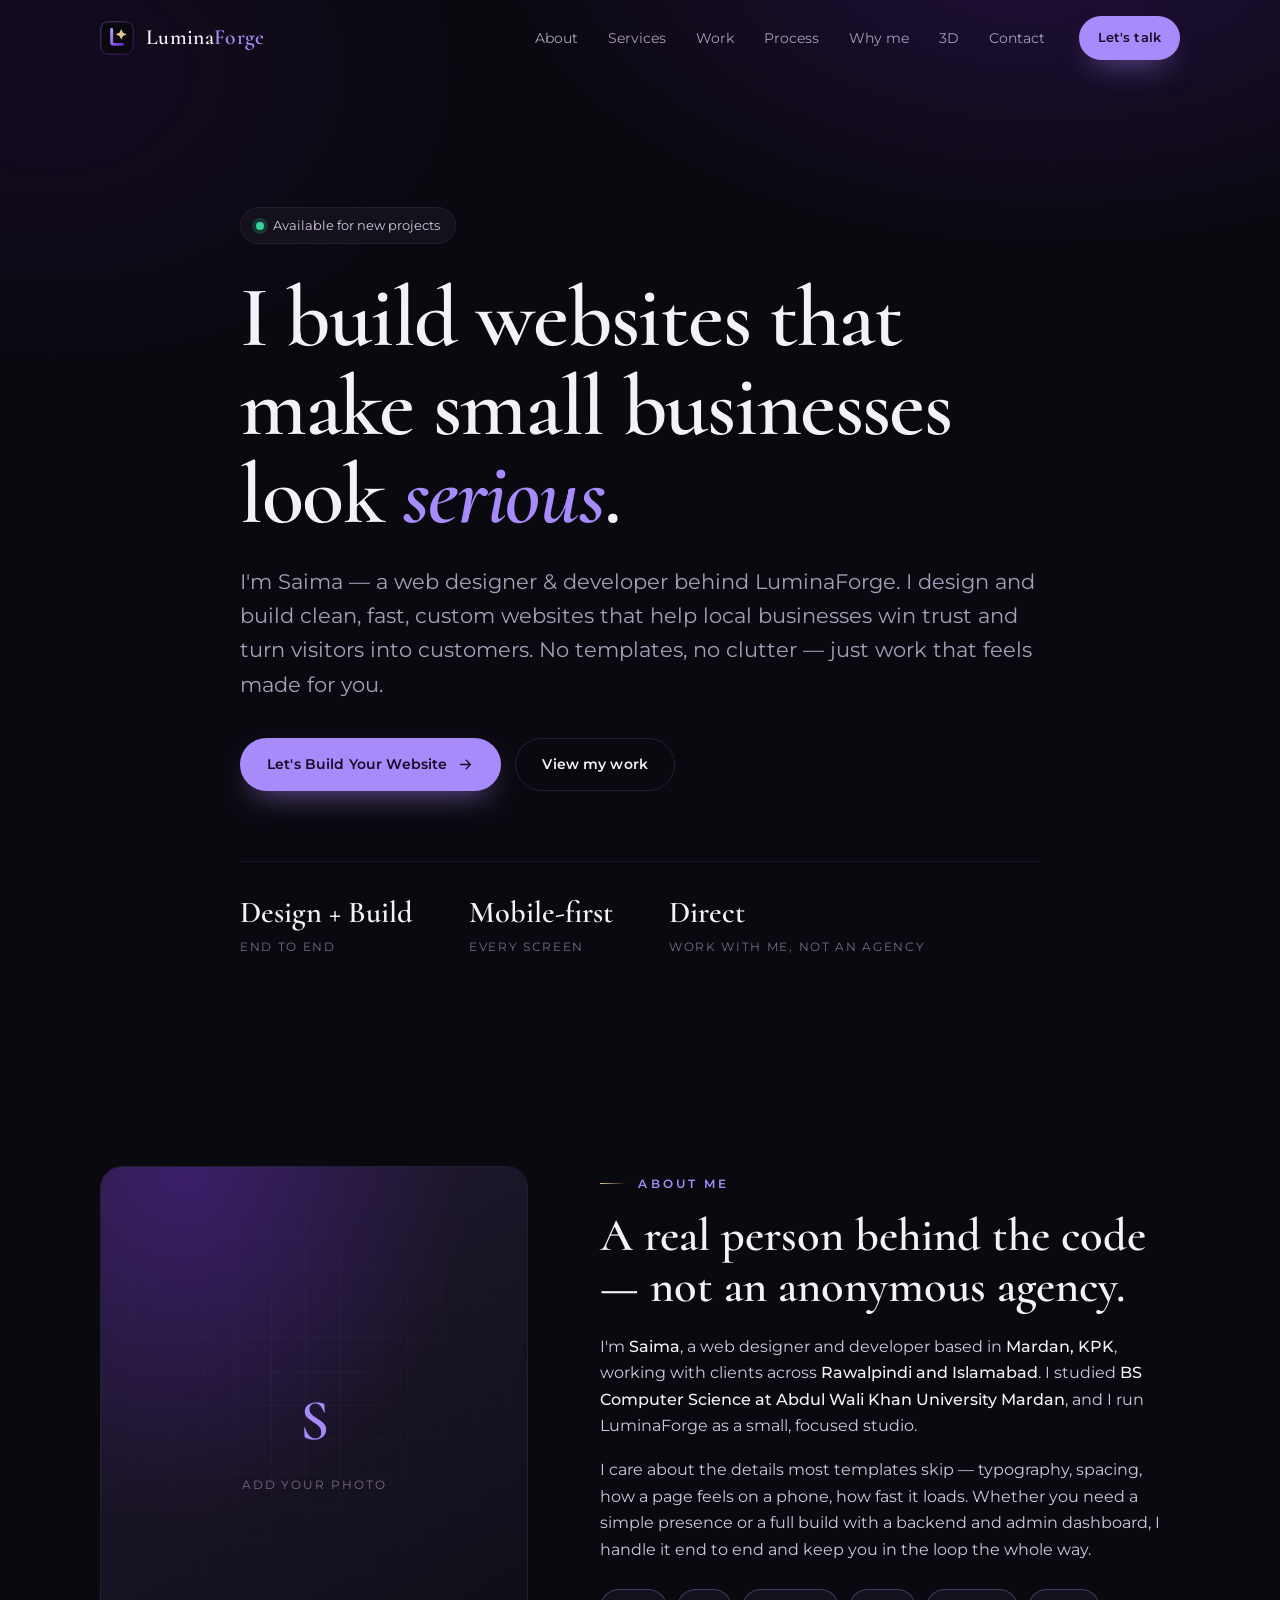
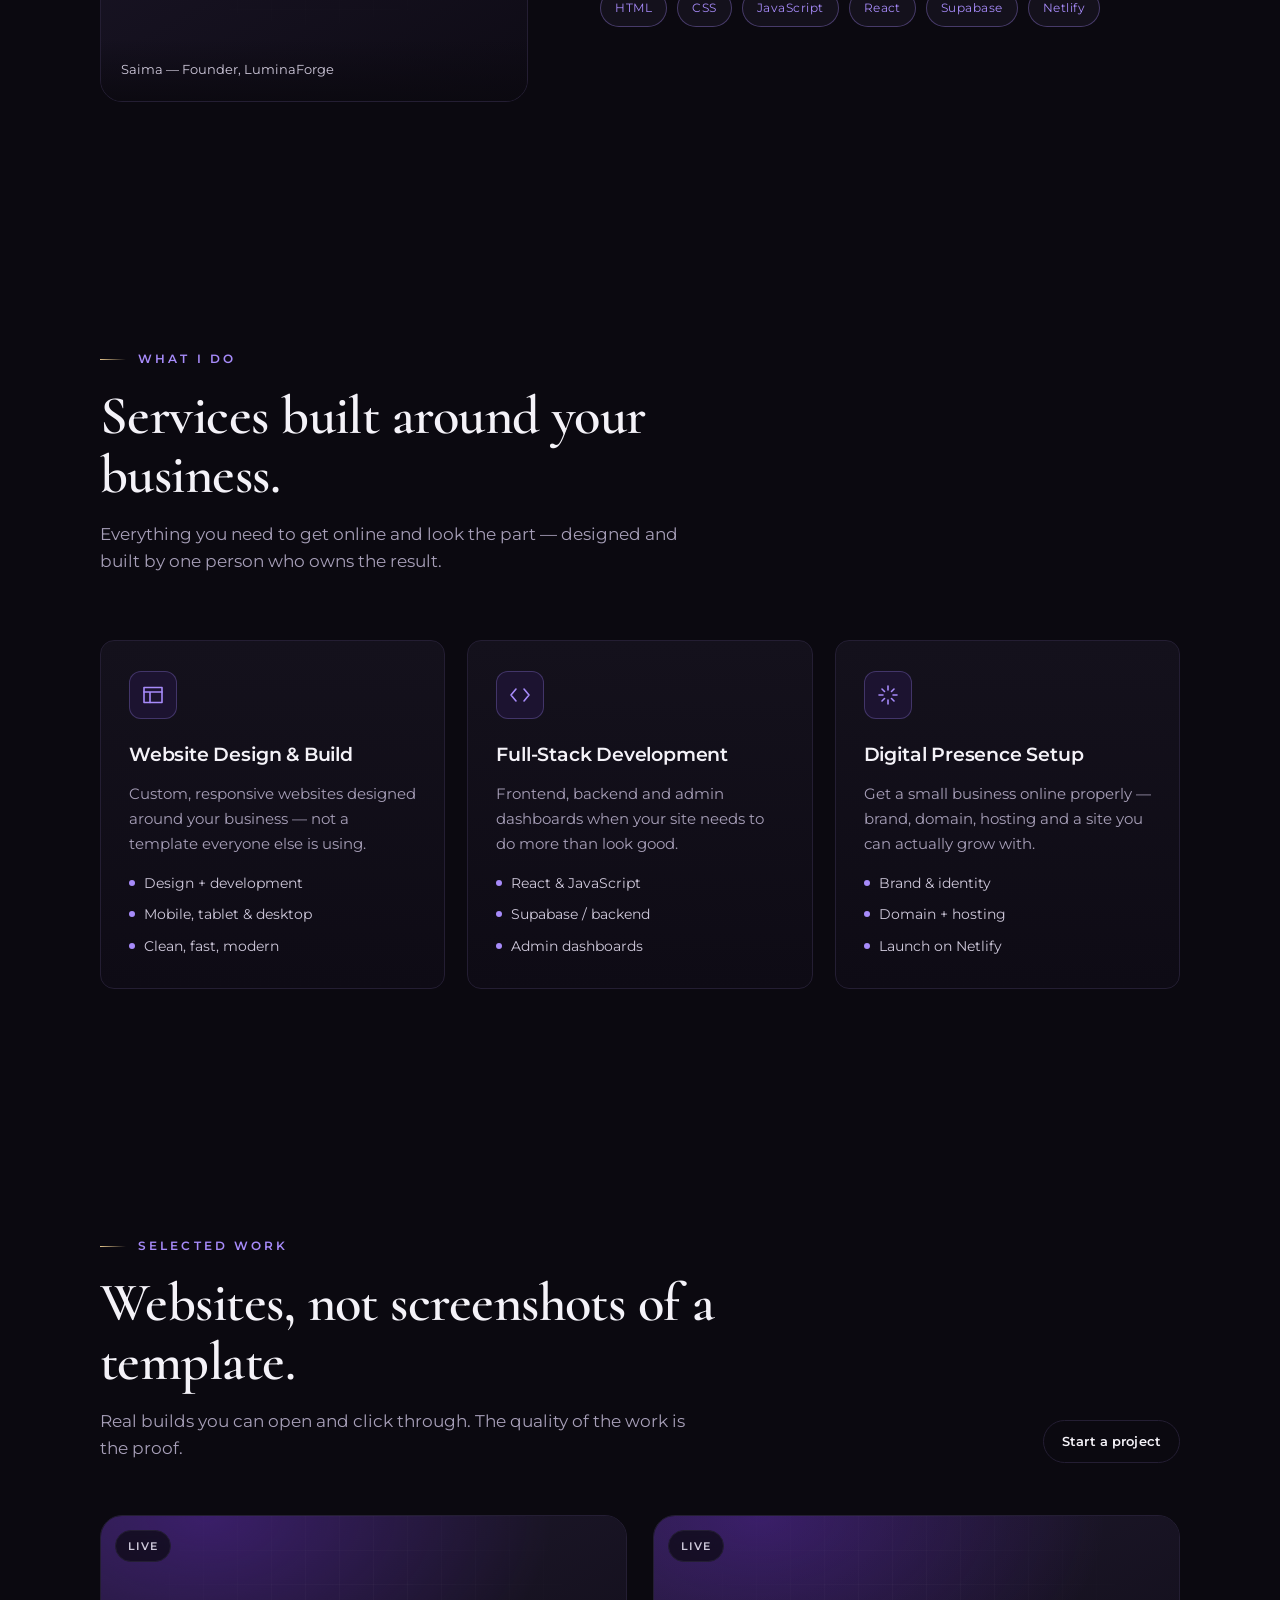
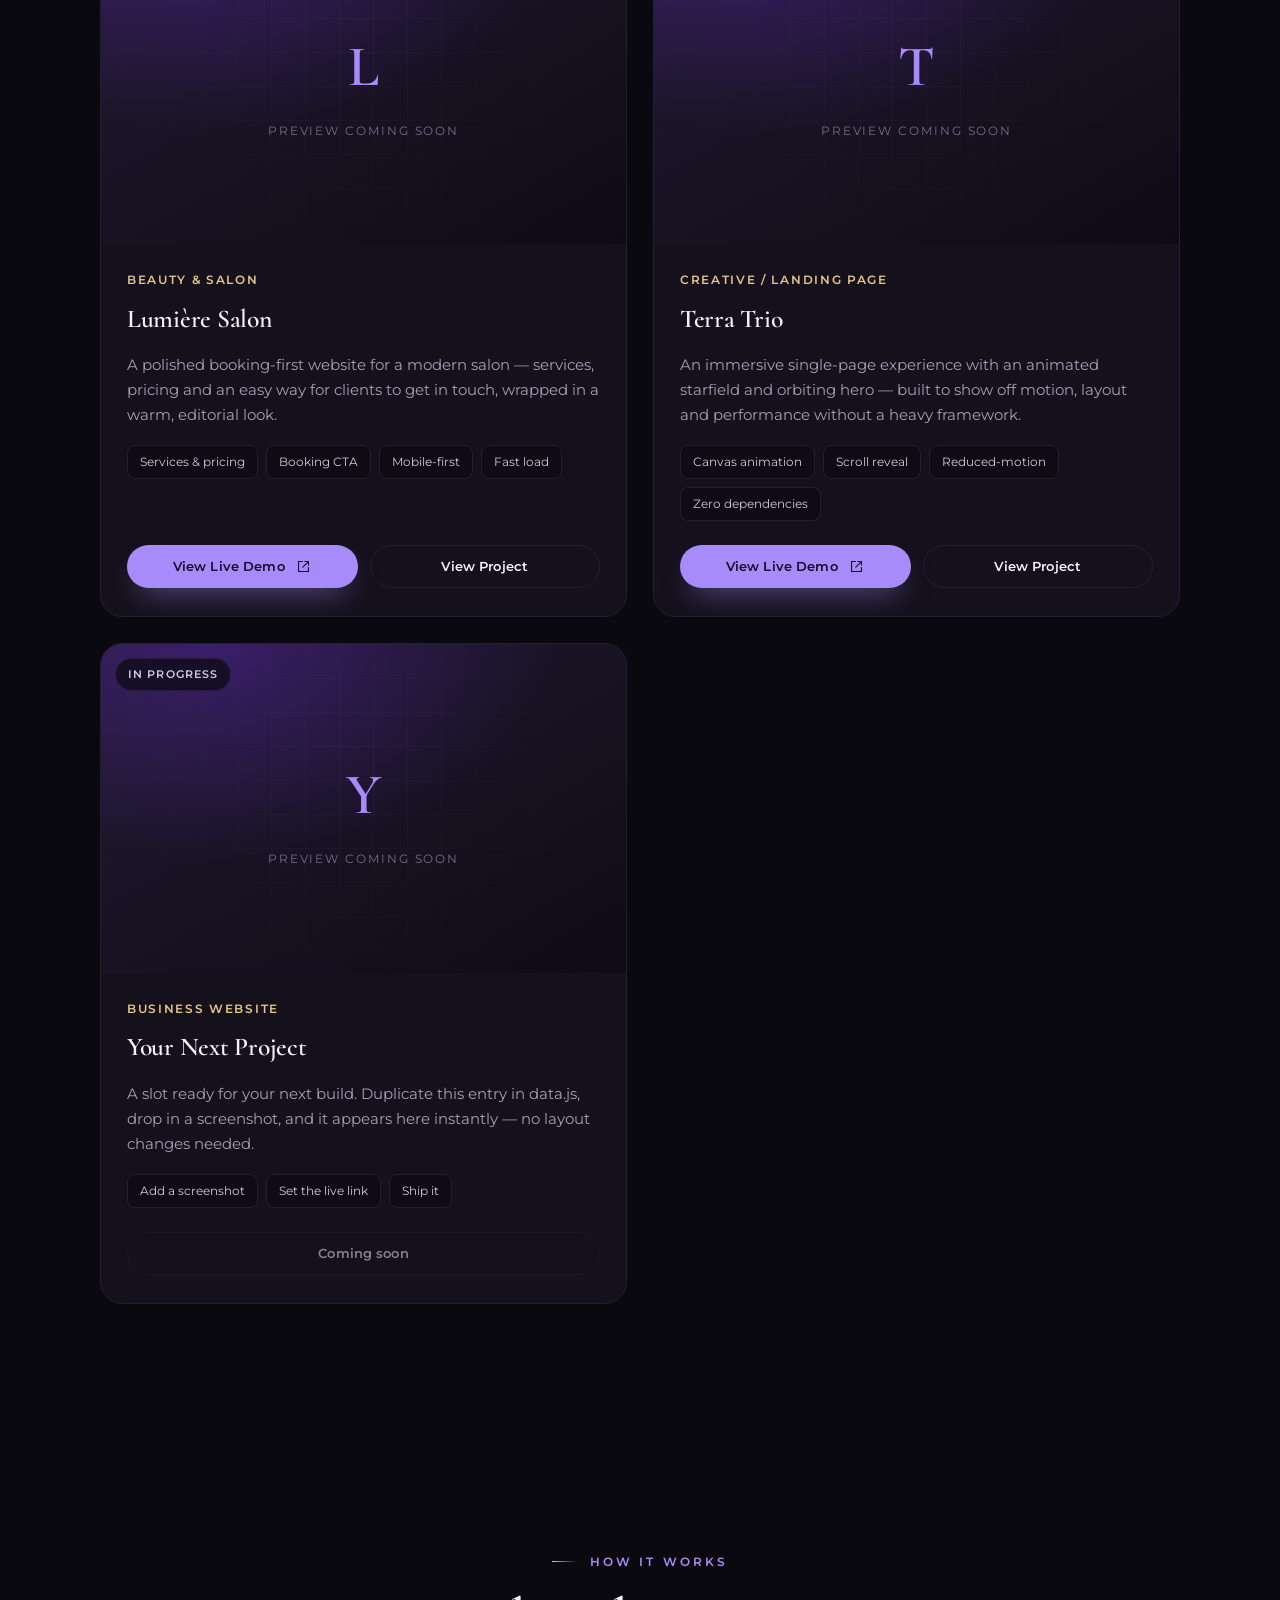
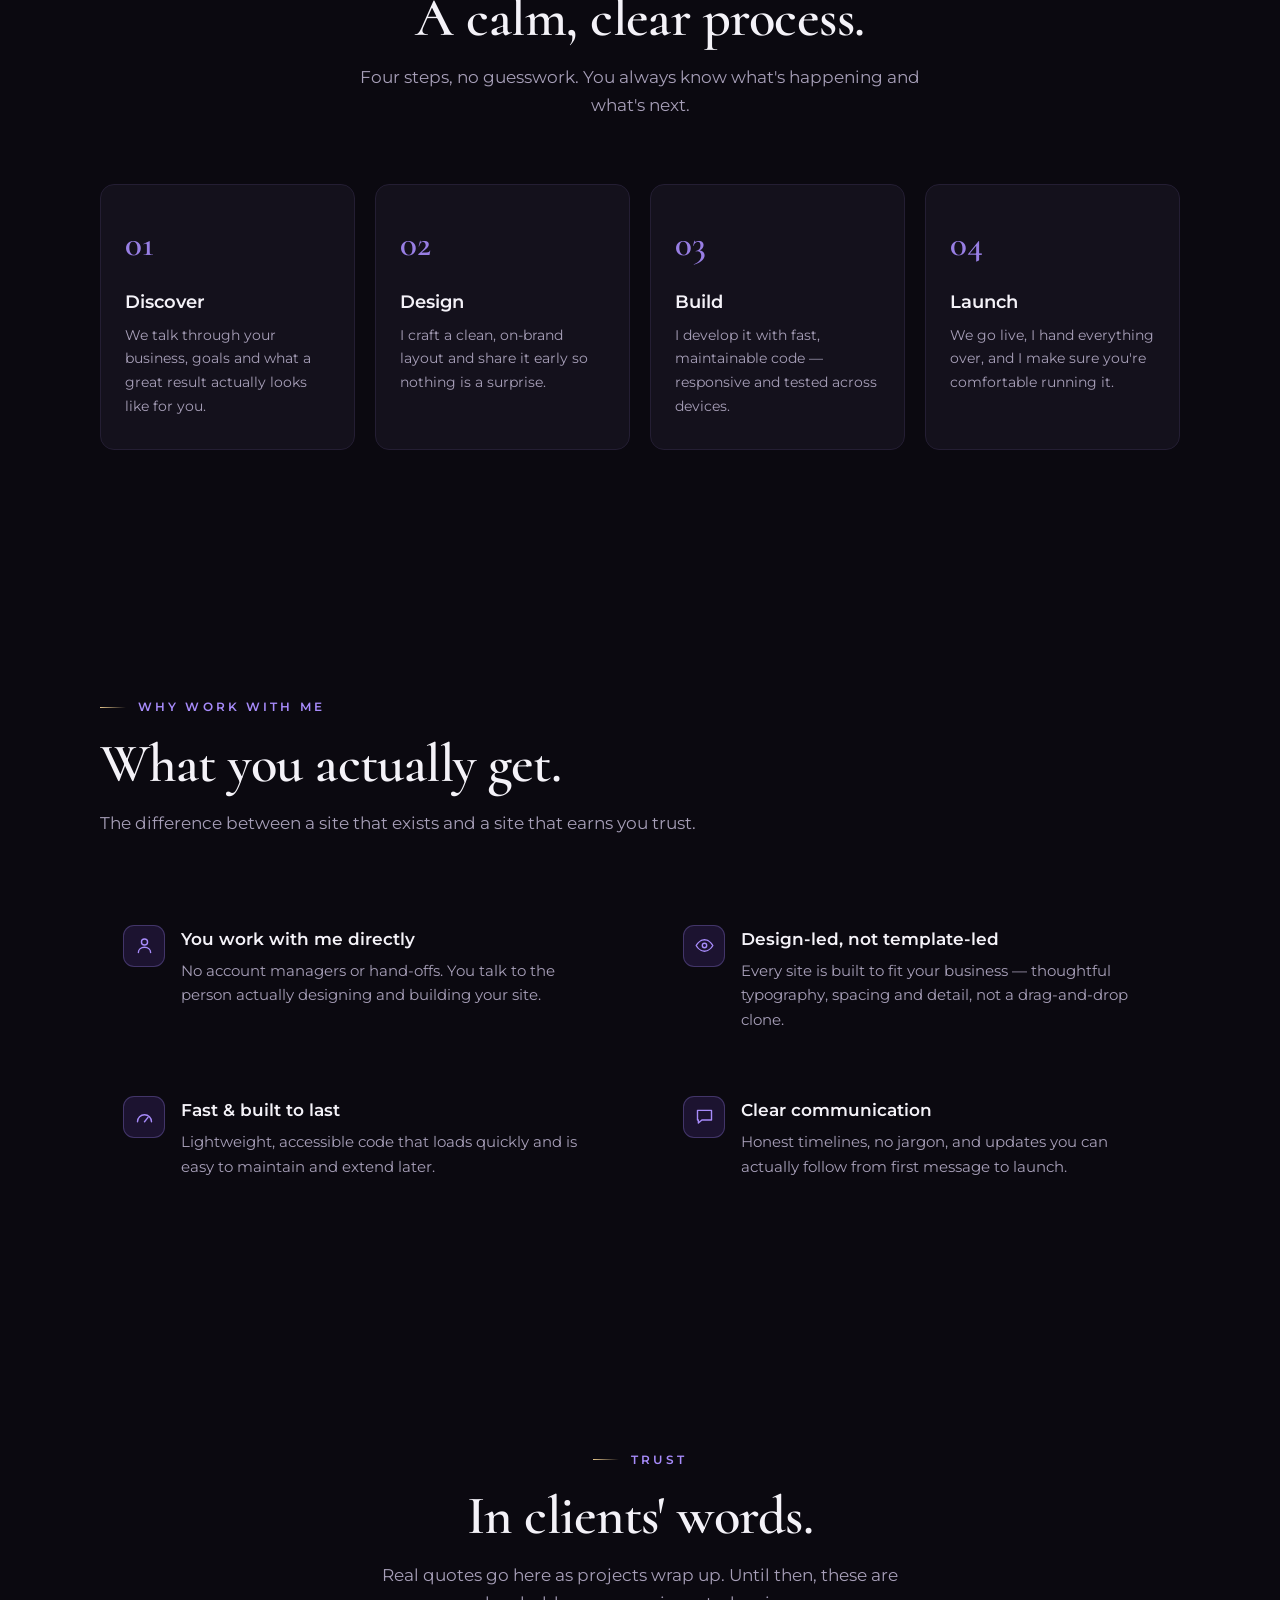
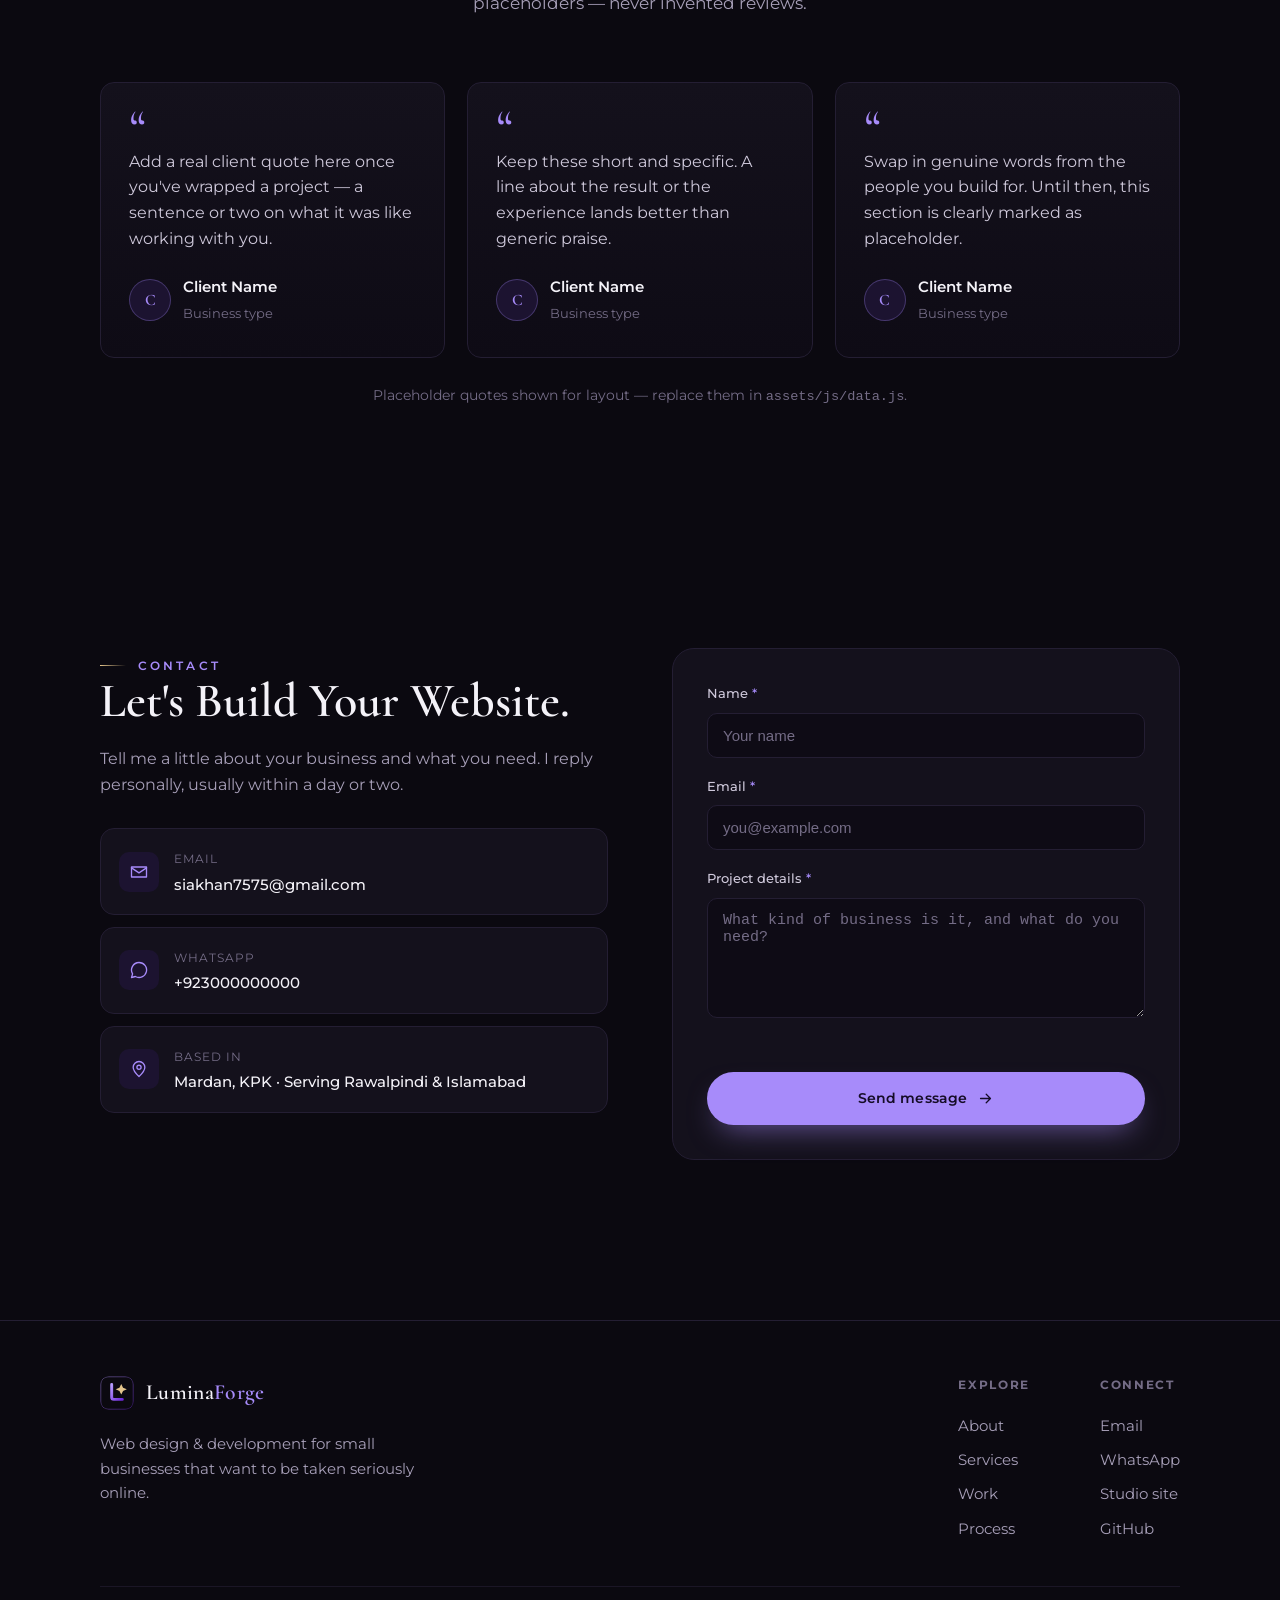
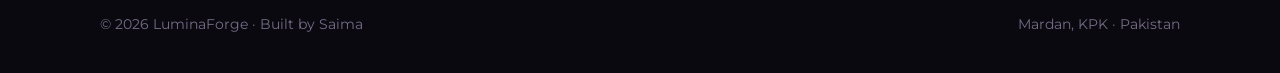
<file: index.html>
<!DOCTYPE html>
<html lang="en">
<head>
  <meta charset="UTF-8" />
  <meta name="viewport" content="width=device-width, initial-scale=1" />

  <title>LuminaForge — Web Design & Development for Small Businesses</title>
  <meta name="description" content="LuminaForge is the web design & development studio of Saima — custom, fast, responsive websites that help small businesses look professional online. Based in Mardan, KPK, serving Rawalpindi & Islamabad." />
  <meta name="author" content="Saima — LuminaForge" />
  <meta name="theme-color" content="#0B0910" />
  <link rel="canonical" href="https://lumierestudio.netlify.app/" />

  <!-- Favicon -->
  <link rel="icon" href="assets/favicon.svg" type="image/svg+xml" />
  <link rel="apple-touch-icon" href="assets/favicon.svg" />

  <!-- Open Graph -->
  <meta property="og:type" content="website" />
  <meta property="og:site_name" content="LuminaForge" />
  <meta property="og:title" content="LuminaForge — Web Design & Development" />
  <meta property="og:description" content="Custom, fast, responsive websites that help small businesses look professional online." />
  <meta property="og:image" content="assets/og-image.svg" />
  <meta property="og:image:width" content="1200" />
  <meta property="og:image:height" content="630" />
  <meta property="og:url" content="https://lumierestudio.netlify.app/" />

  <!-- Twitter -->
  <meta name="twitter:card" content="summary_large_image" />
  <meta name="twitter:title" content="LuminaForge — Web Design & Development" />
  <meta name="twitter:description" content="Custom, fast, responsive websites that help small businesses look professional online." />
  <meta name="twitter:image" content="assets/og-image.svg" />

  <!-- Fonts -->
  <link rel="preconnect" href="https://fonts.googleapis.com" />
  <link rel="preconnect" href="https://fonts.gstatic.com" crossorigin />
  <link href="https://fonts.googleapis.com/css2?family=Cormorant:ital,wght@0,500;0,600;0,700;1,500;1,600&family=Montserrat:wght@300;400;500;600;700&display=swap" rel="stylesheet" />

  <link rel="stylesheet" href="assets/css/styles.css" />

  <!-- Structured data (facts provided by the site owner only) -->
  <script type="application/ld+json">
  {
    "@context": "https://schema.org",
    "@type": "ProfessionalService",
    "name": "LuminaForge",
    "description": "Web design and development studio for small businesses.",
    "founder": { "@type": "Person", "name": "Saima" },
    "areaServed": ["Mardan", "Rawalpindi", "Islamabad", "Pakistan"],
    "url": "https://lumierestudio.netlify.app/",
    "knowsAbout": ["Web design", "Web development", "React", "Supabase", "Netlify"]
  }
  </script>
</head>
<body>
  <a class="skip-link" href="#main">Skip to content</a>

  <!-- ===================== HEADER ===================== -->
  <header class="site-header" id="site-header">
    <div class="wrap nav">
      <a class="brand" href="#top" aria-label="LuminaForge home">
        <img class="mark" src="assets/favicon.svg" alt="" width="34" height="34" />
        <span class="name">Lumina<b>Forge</b></span>
      </a>

      <button class="nav-toggle" id="nav-toggle" aria-label="Open menu" aria-controls="nav-menu" aria-expanded="false"></button>

      <div class="nav-menu" id="nav-menu">
        <ul class="nav-links">
          <li><a href="#about">About</a></li>
          <li><a href="#services">Services</a></li>
          <li><a href="#work">Work</a></li>
          <li><a href="#process">Process</a></li>
          <li><a href="#why">Why me</a></li>
          <li><a href="experience/">3D</a></li>
          <li><a href="#contact">Contact</a></li>
        </ul>
        <a class="btn btn-primary btn-sm" href="#contact">Let's talk</a>
      </div>
    </div>
  </header>

  <main id="main">
    <span id="top"></span>

    <!-- ===================== HERO ===================== -->
    <section class="hero">
      <div class="wrap hero-inner">
        <span class="status"><span class="dot" aria-hidden="true"></span> Available for new projects</span>
        <h1>I build websites that make small businesses look <em>serious</em>.</h1>
        <p class="lead">
          I'm Saima — a web designer &amp; developer behind LuminaForge. I design and build
          clean, fast, custom websites that help local businesses win trust and turn visitors
          into customers. No templates, no clutter — just work that feels made for you.
        </p>
        <div class="hero-actions">
          <a class="btn btn-primary" href="#contact">Let's Build Your Website <svg viewBox="0 0 24 24" fill="none" stroke="currentColor" stroke-width="1.8" stroke-linecap="round" stroke-linejoin="round" aria-hidden="true"><path d="M5 12h14M13 6l6 6-6 6"/></svg></a>
          <a class="btn btn-ghost" href="#work">View my work</a>
        </div>
        <div class="hero-meta">
          <div class="item"><div class="k">Design + Build</div><div class="v">End to end</div></div>
          <div class="item"><div class="k">Mobile-first</div><div class="v">Every screen</div></div>
          <div class="item"><div class="k">Direct</div><div class="v">Work with me, not an agency</div></div>
        </div>
      </div>
    </section>

    <!-- ===================== ABOUT ===================== -->
    <section class="section" id="about">
      <div class="wrap about-grid">
        <figure class="about-portrait reveal">
          <!-- Drop a portrait at assets/projects/portrait.jpg to replace this placeholder -->
          <div class="ph-figure" role="img" aria-label="Portrait of Saima — add photo at assets/portrait.jpg">
            <div><div class="initial">S</div><div class="hint">Add your photo</div></div>
          </div>
          <figcaption>Saima — Founder, LuminaForge</figcaption>
        </figure>

        <div class="about-body reveal">
          <span class="eyebrow">About me</span>
          <h2>A real person behind the code — not an anonymous agency.</h2>
          <p>
            I'm <span class="hl">Saima</span>, a web designer and developer based in
            <span class="hl">Mardan, KPK</span>, working with clients across
            <span class="hl">Rawalpindi and Islamabad</span>. I studied
            <span class="hl">BS Computer Science at Abdul Wali Khan University Mardan</span>,
            and I run LuminaForge as a small, focused studio.
          </p>
          <p>
            I care about the details most templates skip — typography, spacing, how a page
            feels on a phone, how fast it loads. Whether you need a simple presence or a
            full build with a backend and admin dashboard, I handle it end to end and keep
            you in the loop the whole way.
          </p>
          <div class="about-tags">
            <span class="tag accent">HTML</span>
            <span class="tag accent">CSS</span>
            <span class="tag accent">JavaScript</span>
            <span class="tag accent">React</span>
            <span class="tag accent">Supabase</span>
            <span class="tag accent">Netlify</span>
          </div>
        </div>
      </div>
    </section>

    <!-- ===================== SERVICES ===================== -->
    <section class="section" id="services">
      <div class="wrap">
        <div class="section-head">
          <span class="eyebrow">What I do</span>
          <h2>Services built around your business.</h2>
          <p>Everything you need to get online and look the part — designed and built by one person who owns the result.</p>
        </div>
        <div class="services-grid" id="services-grid"><!-- rendered from data.js --></div>
      </div>
    </section>

    <!-- ===================== WORK / PORTFOLIO ===================== -->
    <section class="section" id="work">
      <div class="wrap">
        <div class="portfolio-head">
          <div class="section-head" style="margin-bottom:0">
            <span class="eyebrow">Selected work</span>
            <h2>Websites, not screenshots of a template.</h2>
            <p>Real builds you can open and click through. The quality of the work is the proof.</p>
          </div>
          <a class="btn btn-ghost btn-sm" href="#contact">Start a project</a>
        </div>
        <div class="projects-grid" id="projects-grid">
          <p class="project-status">Loading projects…</p>
        </div>
        <noscript>
          <p class="project-status">Enable JavaScript to view the interactive project gallery, or
            <a href="https://lumierestudio.netlify.app" style="color:var(--violet)">visit the studio site</a>.</p>
        </noscript>
      </div>
    </section>

    <!-- ===================== PROCESS ===================== -->
    <section class="section" id="process">
      <div class="wrap">
        <div class="section-head center">
          <span class="eyebrow center">How it works</span>
          <h2>A calm, clear process.</h2>
          <p>Four steps, no guesswork. You always know what's happening and what's next.</p>
        </div>
        <div class="process-grid" id="process-grid"><!-- rendered from data.js --></div>
      </div>
    </section>

    <!-- ===================== WHY ===================== -->
    <section class="section" id="why">
      <div class="wrap">
        <div class="section-head">
          <span class="eyebrow">Why work with me</span>
          <h2>What you actually get.</h2>
          <p>The difference between a site that exists and a site that earns you trust.</p>
        </div>
        <div class="why-grid" id="why-grid"><!-- rendered from data.js --></div>
      </div>
    </section>

    <!-- ===================== TESTIMONIALS ===================== -->
    <section class="section" id="testimonials">
      <div class="wrap">
        <div class="section-head center">
          <span class="eyebrow center">Trust</span>
          <h2>In clients' words.</h2>
          <p>Real quotes go here as projects wrap up. Until then, these are placeholders — never invented reviews.</p>
        </div>
        <div class="testimonials-grid" id="testimonials-grid"><!-- rendered from data.js --></div>
        <p class="trust-note">Placeholder quotes shown for layout — replace them in <code>assets/js/data.js</code>.</p>
      </div>
    </section>

    <!-- ===================== CONTACT ===================== -->
    <section class="section" id="contact">
      <div class="wrap contact-grid">
        <div class="contact-intro reveal">
          <span class="eyebrow">Contact</span>
          <h2>Let's Build Your Website.</h2>
          <p>Tell me a little about your business and what you need. I reply personally, usually within a day or two.</p>
          <div class="contact-methods">
            <a class="contact-method" href="#" data-email>
              <span class="ic"><svg viewBox="0 0 24 24" fill="none" stroke="currentColor" stroke-width="1.6" stroke-linecap="round" stroke-linejoin="round" aria-hidden="true"><path d="M3 6h18v12H3z"/><path d="m3 7 9 6 9-6"/></svg></span>
              <span><span class="k">Email</span><br><span class="v" id="c-email">email</span></span>
            </a>
            <a class="contact-method" href="#" target="_blank" rel="noopener" data-whatsapp>
              <span class="ic"><svg viewBox="0 0 24 24" fill="none" stroke="currentColor" stroke-width="1.6" stroke-linecap="round" stroke-linejoin="round" aria-hidden="true"><path d="M12 3a9 9 0 0 0-7.7 13.6L3 21l4.6-1.2A9 9 0 1 0 12 3Z"/></svg></span>
              <span><span class="k">WhatsApp</span><br><span class="v" id="c-whatsapp">chat</span></span>
            </a>
            <div class="contact-method" style="cursor:default">
              <span class="ic"><svg viewBox="0 0 24 24" fill="none" stroke="currentColor" stroke-width="1.6" stroke-linecap="round" stroke-linejoin="round" aria-hidden="true"><path d="M12 21s7-6.2 7-11a7 7 0 1 0-14 0c0 4.8 7 11 7 11Z"/><circle cx="12" cy="10" r="2.5"/></svg></span>
              <span><span class="k">Based in</span><br><span class="v" id="c-location">location</span></span>
            </div>
          </div>
        </div>

        <form class="contact-form reveal" id="contact-form" novalidate>
          <div class="field">
            <label for="name">Name <span class="req" aria-hidden="true">*</span></label>
            <input type="text" id="name" name="name" autocomplete="name" placeholder="Your name" required />
            <span class="error" role="alert">Please tell me your name.</span>
          </div>
          <div class="field">
            <label for="email">Email <span class="req" aria-hidden="true">*</span></label>
            <input type="email" id="email" name="email" autocomplete="email" inputmode="email" placeholder="you@example.com" required />
            <span class="error" role="alert">Please enter a valid email.</span>
          </div>
          <div class="field">
            <label for="message">Project details <span class="req" aria-hidden="true">*</span></label>
            <textarea id="message" name="message" placeholder="What kind of business is it, and what do you need?" required></textarea>
            <span class="error" role="alert">A little more detail helps.</span>
          </div>
          <div class="form-status" id="form-status" role="status" aria-live="polite"></div>
          <button type="submit" class="btn btn-primary btn-block" id="submit-btn">
            Send message
            <svg viewBox="0 0 24 24" fill="none" stroke="currentColor" stroke-width="1.8" stroke-linecap="round" stroke-linejoin="round" aria-hidden="true"><path d="M5 12h14M13 6l6 6-6 6"/></svg>
          </button>
        </form>
      </div>
    </section>
  </main>

  <!-- ===================== FOOTER ===================== -->
  <footer class="site-footer">
    <div class="wrap">
      <div class="footer-top">
        <div class="footer-brand">
          <a class="brand" href="#top" aria-label="LuminaForge home">
            <img class="mark" src="assets/favicon.svg" alt="" width="34" height="34" />
            <span class="name">Lumina<b>Forge</b></span>
          </a>
          <p>Web design &amp; development for small businesses that want to be taken seriously online.</p>
        </div>
        <div class="footer-cols">
          <div class="footer-col">
            <h4>Explore</h4>
            <a href="#about">About</a>
            <a href="#services">Services</a>
            <a href="#work">Work</a>
            <a href="#process">Process</a>
          </div>
          <div class="footer-col">
            <h4>Connect</h4>
            <a href="#" data-email>Email</a>
            <a href="#" target="_blank" rel="noopener" data-whatsapp>WhatsApp</a>
            <a href="#" target="_blank" rel="noopener" data-studio>Studio site</a>
            <a href="#" target="_blank" rel="noopener" data-github>GitHub</a>
          </div>
        </div>
      </div>
      <div class="footer-bottom">
        <span>© <span id="year">2026</span> LuminaForge · Built by Saima</span>
        <span>Mardan, KPK · Pakistan</span>
      </div>
    </div>
  </footer>

  <script src="assets/js/data.js" defer></script>
  <script src="assets/js/main.js" defer></script>
</body>
</html>
</file>
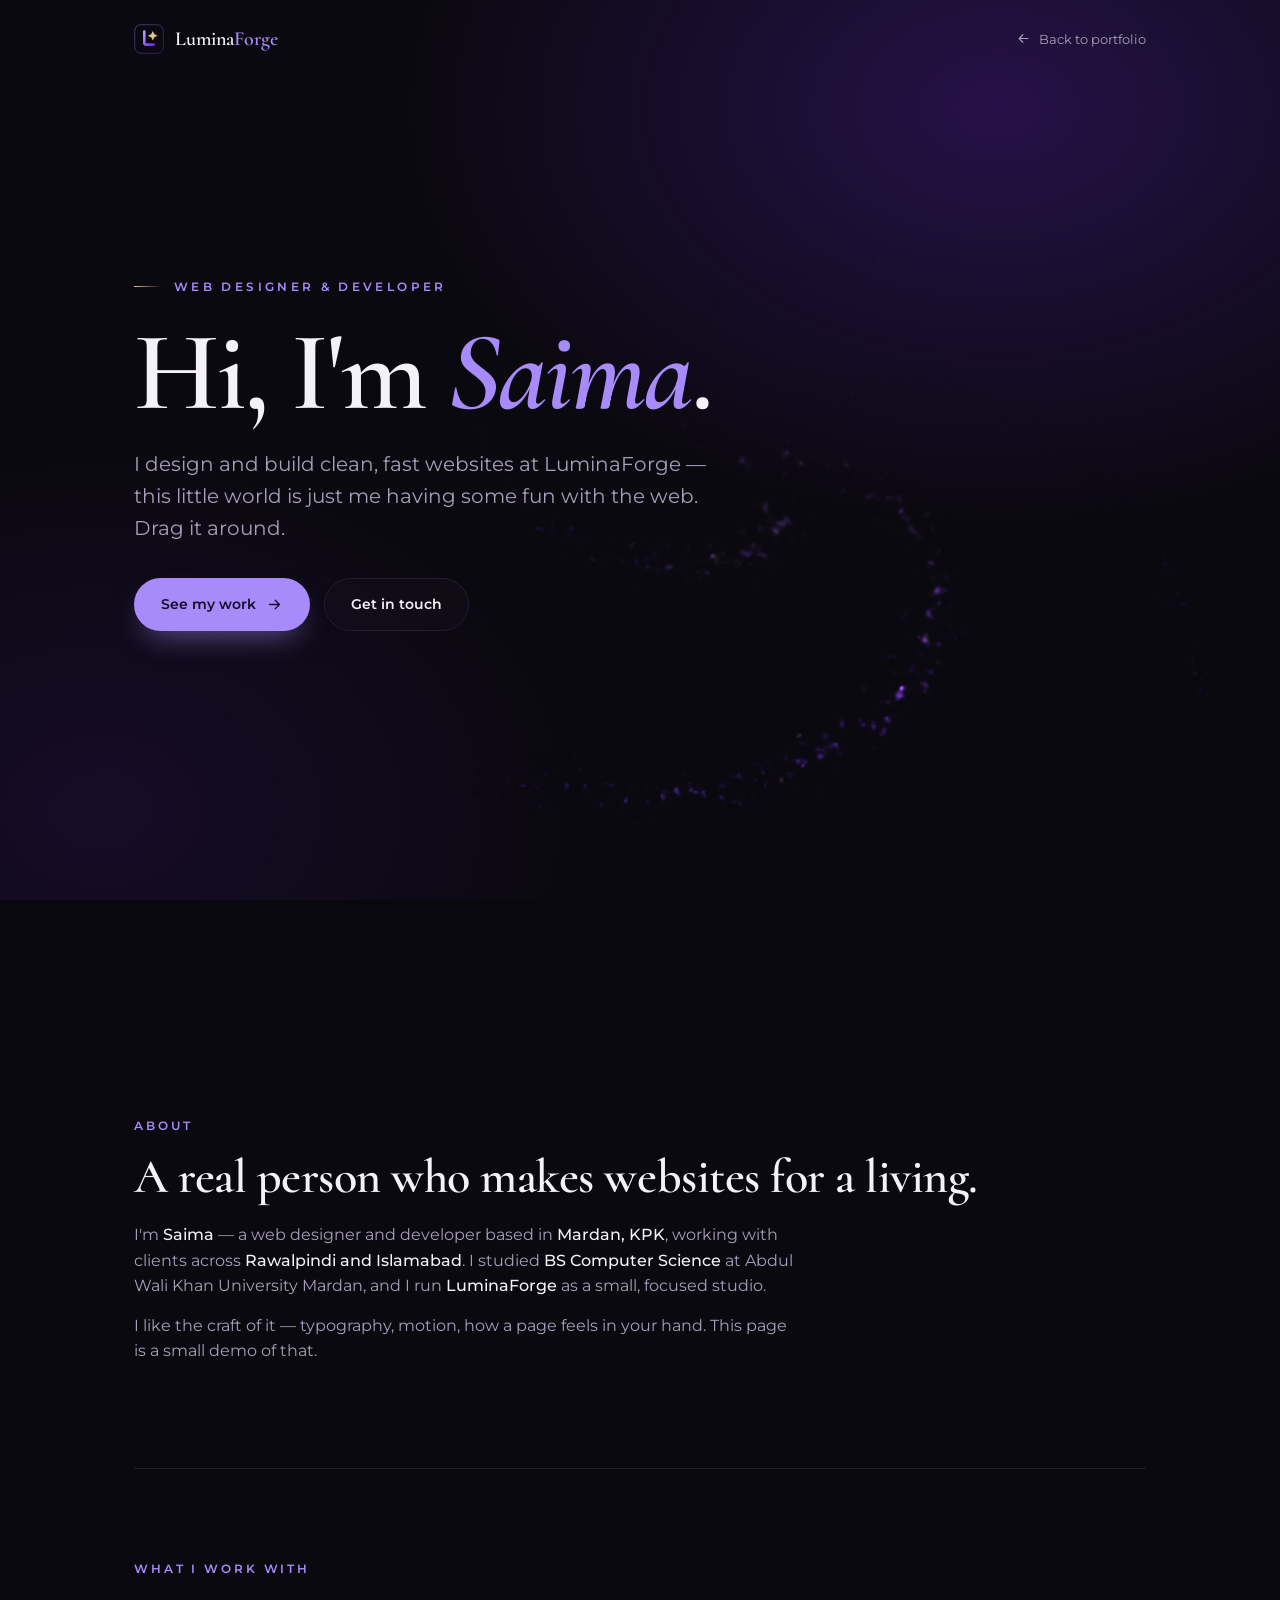
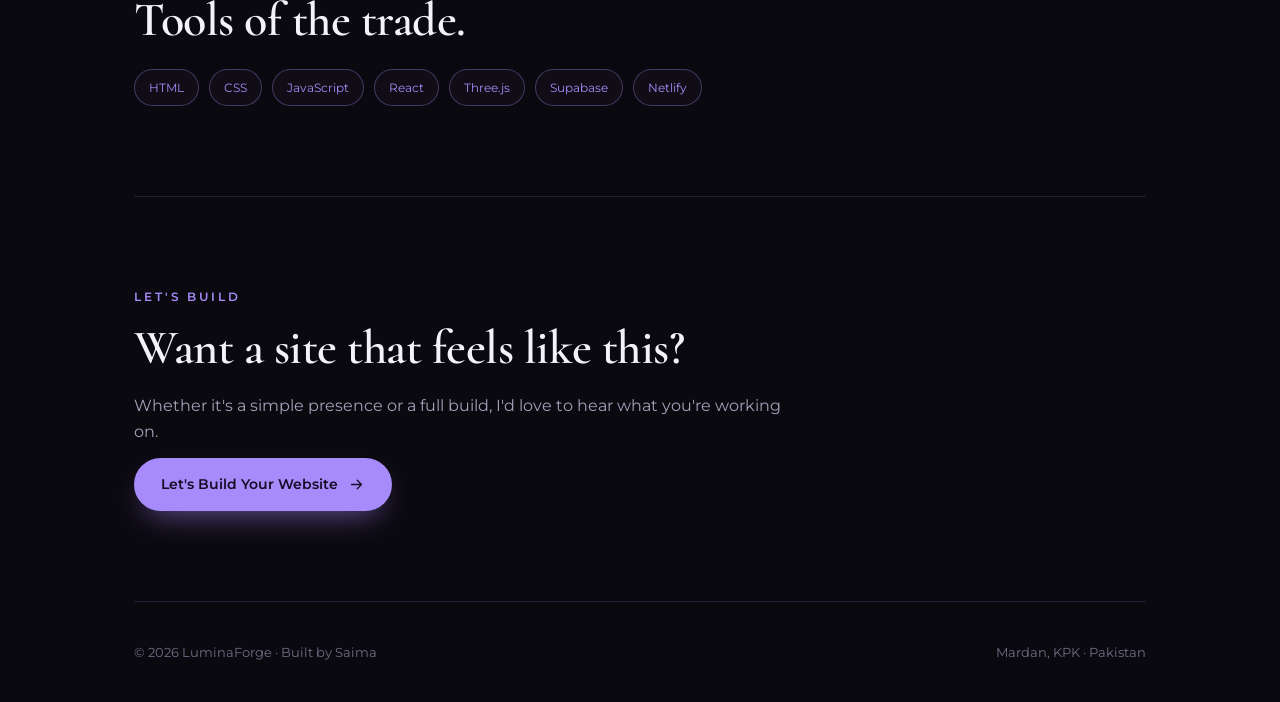
<file: experience/index.html>
<!DOCTYPE html>
<html lang="en">
<head>
  <meta charset="UTF-8" />
  <meta name="viewport" content="width=device-width, initial-scale=1" />
  <title>Saima — Interactive 3D Experience | LuminaForge</title>
  <meta name="description" content="An interactive 3D experience by Saima — web designer & developer at LuminaForge. Drag to explore." />
  <meta name="theme-color" content="#0B0910" />
  <link rel="icon" href="../assets/favicon.svg" type="image/svg+xml" />

  <meta property="og:type" content="website" />
  <meta property="og:title" content="Saima — Interactive 3D Experience" />
  <meta property="og:description" content="Web designer & developer at LuminaForge. Drag to explore." />
  <meta property="og:image" content="../assets/og-image.svg" />

  <link rel="preconnect" href="https://fonts.googleapis.com" />
  <link rel="preconnect" href="https://fonts.gstatic.com" crossorigin />
  <link href="https://fonts.googleapis.com/css2?family=Cormorant:ital,wght@0,500;0,600;1,600&family=Montserrat:wght@300;400;500;600&display=swap" rel="stylesheet" />

  <style>
    :root{
      --bg:#0B0910; --fg:#F4F2F8; --muted:#A79FB8; --muted-2:#746C86;
      --violet:#A78BFA; --violet-bright:#B79CFF; --gold:#E4C58C; --border:#241E33;
      --font-display:'Cormorant',Georgia,serif; --font-sans:'Montserrat',system-ui,sans-serif;
      --ease:cubic-bezier(0.22,0.61,0.36,1);
    }
    *{margin:0;padding:0;box-sizing:border-box}
    html,body{height:100%}
    body{
      font-family:var(--font-sans); background:var(--bg); color:var(--fg);
      overflow-x:hidden; -webkit-font-smoothing:antialiased; line-height:1.6;
    }
    a{color:inherit;text-decoration:none}
    :focus-visible{outline:2px solid var(--violet);outline-offset:3px;border-radius:8px}

    /* Ambient wash + canvas */
    body::before{
      content:"";position:fixed;inset:0;z-index:0;pointer-events:none;
      background:
        radial-gradient(1000px 700px at 78% 12%,rgba(109,40,217,0.28),transparent 60%),
        radial-gradient(800px 600px at 8% 90%,rgba(76,29,149,0.18),transparent 60%);
    }
    #scene{position:fixed;inset:0;z-index:1;display:block;touch-action:none;cursor:grab}
    #scene:active{cursor:grabbing}
    body.no3d #scene{display:none}

    /* Loading */
    #loader{
      position:fixed;inset:0;z-index:20;display:grid;place-items:center;
      background:var(--bg);transition:opacity 0.8s var(--ease),visibility 0.8s;
    }
    #loader.hidden{opacity:0;visibility:hidden}
    #loader .ring{width:46px;height:46px;border:2px solid var(--border);border-top-color:var(--violet);border-radius:50%;animation:spin 0.9s linear infinite}
    #loader .lbl{position:absolute;margin-top:90px;font-size:12px;letter-spacing:0.26em;text-transform:uppercase;color:var(--muted-2)}
    @keyframes spin{to{transform:rotate(360deg)}}

    /* Content overlay */
    .overlay{position:relative;z-index:10;pointer-events:none}
    .overlay a,.overlay button{pointer-events:auto}
    .wrap{width:100%;max-width:1100px;margin:0 auto;padding:0 clamp(20px,5vw,44px)}

    /* Top bar */
    .top{position:absolute;top:0;left:0;right:0;display:flex;align-items:center;justify-content:space-between;height:78px}
    .brand{display:inline-flex;align-items:center;gap:11px;font-family:var(--font-display);font-size:1.25rem;font-weight:600}
    .brand img{width:30px;height:30px}
    .brand b{color:var(--violet);font-weight:600}
    .top .back{font-size:13px;color:var(--muted);display:inline-flex;align-items:center;gap:8px;transition:color .25s var(--ease)}
    .top .back:hover{color:var(--fg)}
    .top .back svg{width:15px;height:15px}

    /* Hero */
    .hero{min-height:100svh;display:flex;flex-direction:column;justify-content:center}
    .hero .eyebrow{font-size:12px;font-weight:600;letter-spacing:0.28em;text-transform:uppercase;color:var(--violet);display:inline-flex;align-items:center;gap:12px;margin-bottom:22px}
    .hero .eyebrow::before{content:"";width:28px;height:1px;background:linear-gradient(90deg,var(--gold),transparent)}
    .hero h1{font-family:var(--font-display);font-weight:600;font-size:clamp(3rem,11vw,7rem);line-height:0.98;letter-spacing:-0.02em;margin-bottom:20px;max-width:14ch}
    .hero h1 em{font-style:italic;color:var(--violet)}
    .hero p{font-size:clamp(1rem,2vw,1.25rem);color:var(--muted);max-width:46ch;margin-bottom:34px}
    .actions{display:flex;gap:14px;flex-wrap:wrap}
    .btn{display:inline-flex;align-items:center;gap:10px;padding:14px 26px;border-radius:999px;font-size:14px;font-weight:600;border:1px solid transparent;transition:transform .25s var(--ease),background .25s var(--ease),border-color .25s var(--ease),box-shadow .25s var(--ease)}
    .btn svg{width:17px;height:17px}
    .btn-primary{background:var(--violet);color:#150c26;box-shadow:0 14px 30px -12px rgba(167,139,250,.6)}
    .btn-primary:hover{background:var(--violet-bright);transform:translateY(-2px)}
    .btn-ghost{border-color:var(--border);color:var(--fg);background:rgba(20,17,28,.5);backdrop-filter:blur(6px)}
    .btn-ghost:hover{border-color:var(--violet);transform:translateY(-2px)}
    .hint{position:absolute;bottom:30px;left:50%;transform:translateX(-50%);font-size:11px;letter-spacing:0.2em;text-transform:uppercase;color:var(--muted-2);display:flex;align-items:center;gap:9px}
    .hint .d{width:6px;height:6px;border-radius:50%;background:var(--violet);animation:pulse 1.8s ease-in-out infinite}
    @keyframes pulse{0%,100%{opacity:.35;transform:scale(1)}50%{opacity:1;transform:scale(1.4)}}

    /* Content panels below the fold */
    .panels{position:relative;z-index:10;background:linear-gradient(180deg,transparent,var(--bg) 22%);padding-top:14vh}
    .panel{padding:clamp(48px,8vw,90px) 0;border-top:1px solid var(--border)}
    .panel:first-child{border-top:0}
    .eyebrow-s{font-size:12px;font-weight:600;letter-spacing:0.24em;text-transform:uppercase;color:var(--violet);margin-bottom:16px;display:block}
    .panel h2{font-family:var(--font-display);font-weight:600;font-size:clamp(1.9rem,4.5vw,3rem);line-height:1.1;margin-bottom:18px;letter-spacing:-0.01em}
    .panel p{color:var(--muted);max-width:60ch;margin-bottom:14px}
    .panel p .hl{color:var(--fg);font-weight:500}
    .chips{display:flex;flex-wrap:wrap;gap:10px;margin-top:22px}
    .chip{font-size:12px;color:var(--fg);padding:8px 14px;border:1px solid var(--border);border-radius:999px;background:rgba(20,17,28,.6)}
    .chip.a{color:var(--violet);border-color:rgba(167,139,250,.35)}
    .footer{padding:40px 0;border-top:1px solid var(--border);display:flex;justify-content:space-between;gap:16px;flex-wrap:wrap;color:var(--muted-2);font-size:13px;font-family:var(--font-sans)}

    @media (max-width:600px){ .hero h1{font-size:clamp(2.6rem,14vw,4rem)} .hint{display:none} }

    @media (prefers-reduced-motion:reduce){
      #loader .ring{animation:none}
      .hint .d{animation:none}
      *{scroll-behavior:auto}
    }
  </style>
</head>
<body>
  <canvas id="scene" aria-hidden="true"></canvas>

  <div id="loader"><div class="ring" aria-hidden="true"></div><span class="lbl">Preparing experience</span></div>

  <div class="overlay">
    <div class="wrap top">
      <a class="brand" href="../index.html" aria-label="LuminaForge home">
        <img src="../assets/favicon.svg" alt="" width="30" height="30" />
        <span>Lumina<b>Forge</b></span>
      </a>
      <a class="back" href="../index.html">
        <svg viewBox="0 0 24 24" fill="none" stroke="currentColor" stroke-width="1.7" stroke-linecap="round" stroke-linejoin="round"><path d="M19 12H5M11 6l-6 6 6 6"/></svg>
        Back to portfolio
      </a>
    </div>

    <header class="hero">
      <div class="wrap">
        <span class="eyebrow">Web designer &amp; developer</span>
        <h1>Hi, I'm <em>Saima</em>.</h1>
        <p>I design and build clean, fast websites at LuminaForge — this little world is just me having some fun with the web. Drag it around.</p>
        <div class="actions">
          <a class="btn btn-primary" href="../index.html#work">See my work
            <svg viewBox="0 0 24 24" fill="none" stroke="currentColor" stroke-width="1.8" stroke-linecap="round" stroke-linejoin="round"><path d="M5 12h14M13 6l6 6-6 6"/></svg></a>
          <a class="btn btn-ghost" href="../index.html#contact">Get in touch</a>
        </div>
      </div>
      <div class="hint" aria-hidden="true"><span class="d"></span> Drag to explore · scroll for more</div>
    </header>

    <div class="panels">
      <div class="wrap">
        <section class="panel">
          <span class="eyebrow-s">About</span>
          <h2>A real person who makes websites for a living.</h2>
          <p>I'm <span class="hl">Saima</span> — a web designer and developer based in <span class="hl">Mardan, KPK</span>, working with clients across <span class="hl">Rawalpindi and Islamabad</span>. I studied <span class="hl">BS Computer Science</span> at Abdul Wali Khan University Mardan, and I run <span class="hl">LuminaForge</span> as a small, focused studio.</p>
          <p>I like the craft of it — typography, motion, how a page feels in your hand. This page is a small demo of that.</p>
        </section>

        <section class="panel">
          <span class="eyebrow-s">What I work with</span>
          <h2>Tools of the trade.</h2>
          <div class="chips">
            <span class="chip a">HTML</span><span class="chip a">CSS</span><span class="chip a">JavaScript</span>
            <span class="chip a">React</span><span class="chip a">Three.js</span><span class="chip a">Supabase</span><span class="chip a">Netlify</span>
          </div>
        </section>

        <section class="panel">
          <span class="eyebrow-s">Let's build</span>
          <h2>Want a site that feels like this?</h2>
          <p>Whether it's a simple presence or a full build, I'd love to hear what you're working on.</p>
          <div class="actions">
            <a class="btn btn-primary" href="../index.html#contact">Let's Build Your Website
              <svg viewBox="0 0 24 24" fill="none" stroke="currentColor" stroke-width="1.8" stroke-linecap="round" stroke-linejoin="round"><path d="M5 12h14M13 6l6 6-6 6"/></svg></a>
          </div>
        </section>

        <div class="footer">
          <span>© <span id="yr">2026</span> LuminaForge · Built by Saima</span>
          <span>Mardan, KPK · Pakistan</span>
        </div>
      </div>
    </div>
  </div>

  <!-- Self-contained interactive 3D — raw WebGL, zero dependencies -->
  <script>
  (function () {
    "use strict";
    document.getElementById('yr').textContent = new Date().getFullYear();
    var reduce = window.matchMedia('(prefers-reduced-motion: reduce)').matches;
    var canvas = document.getElementById('scene');
    var loader = document.getElementById('loader');

    function fallback(){ document.body.classList.add('no3d'); loader.classList.add('hidden'); window.__loaded3d = true; }

    var gl;
    try { gl = canvas.getContext('webgl', { antialias: true, alpha: true, premultipliedAlpha: false }) ||
               canvas.getContext('experimental-webgl'); } catch (e) {}
    if (!gl) { fallback(); return; }

    /* ---------- tiny mat4 helpers (column-major) ---------- */
    function perspective(fovy, aspect, near, far){
      var f = 1/Math.tan(fovy/2), nf = 1/(near-far);
      return [f/aspect,0,0,0, 0,f,0,0, 0,0,(far+near)*nf,-1, 0,0,2*far*near*nf,0];
    }
    function mul(a,b){
      var o = new Array(16);
      for (var r=0;r<4;r++) for (var c=0;c<4;c++){
        o[c*4+r] = a[0*4+r]*b[c*4+0] + a[1*4+r]*b[c*4+1] + a[2*4+r]*b[c*4+2] + a[3*4+r]*b[c*4+3];
      }
      return o;
    }
    function rotY(a){ var s=Math.sin(a),c=Math.cos(a); return [c,0,-s,0, 0,1,0,0, s,0,c,0, 0,0,0,1]; }
    function rotX(a){ var s=Math.sin(a),c=Math.cos(a); return [1,0,0,0, 0,c,s,0, 0,-s,c,0, 0,0,0,1]; }
    function trans(x,y,z){ return [1,0,0,0, 0,1,0,0, 0,0,1,0, x,y,z,1]; }

    /* ---------- shaders ---------- */
    var VS =
      'attribute vec3 aPos; attribute vec3 aColor; attribute float aSize;' +
      'uniform mat4 uProj; uniform mat4 uMV; uniform float uDpr;' +
      'varying vec3 vColor; varying float vA;' +
      'void main(){ vec4 mv = uMV * vec4(aPos,1.0); gl_Position = uProj * mv;' +
      '  gl_PointSize = aSize * uDpr * (95.0 / -mv.z);' +
      '  vColor = aColor; vA = clamp((14.0 + mv.z) / 12.0, 0.15, 1.0); }';
    var FS =
      'precision mediump float; varying vec3 vColor; varying float vA;' +
      'void main(){ vec2 c = gl_PointCoord - 0.5; float d = length(c);' +
      '  if (d > 0.5) discard; float a = smoothstep(0.5, 0.06, d);' +
      '  gl_FragColor = vec4(vColor, a * vA); }';

    function compile(type, src){ var s=gl.createShader(type); gl.shaderSource(s,src); gl.compileShader(s);
      if(!gl.getShaderParameter(s, gl.COMPILE_STATUS)) throw new Error(gl.getShaderInfoLog(s)); return s; }
    var prog;
    try {
      prog = gl.createProgram();
      gl.attachShader(prog, compile(gl.VERTEX_SHADER, VS));
      gl.attachShader(prog, compile(gl.FRAGMENT_SHADER, FS));
      gl.linkProgram(prog);
      if(!gl.getProgramParameter(prog, gl.LINK_STATUS)) throw new Error(gl.getProgramInfoLog(prog));
    } catch (e) { fallback(); return; }
    gl.useProgram(prog);

    /* ---------- build an amethyst spiral galaxy ---------- */
    var small = window.innerWidth < 720;
    var N = small ? 2600 : 5000;
    var BRANCHES = 4, SPIN = 2.5, RADIUS = 4.6;
    var posArr = new Float32Array(N*3), colArr = new Float32Array(N*3), sizeArr = new Float32Array(N);

    // brand colors (0-1) — kept below full white so additive blending stays rich, not blown out
    var cInner=[0.55,0.42,0.82], cMid=[0.34,0.18,0.66], cOuter=[0.16,0.09,0.36], cGold=[0.62,0.5,0.32];
    function lerp(a,b,t){ return [a[0]+(b[0]-a[0])*t, a[1]+(b[1]-a[1])*t, a[2]+(b[2]-a[2])*t]; }
    function rnd(p){ return Math.pow(Math.random(), p) * (Math.random()<0.5?1:-1); }

    for (var i=0;i<N;i++){
      var r = Math.pow(Math.random(), 0.65) * RADIUS;
      var branch = (i % BRANCHES) / BRANCHES * Math.PI * 2;
      var spin = r * SPIN / RADIUS;
      var scatter = 0.5 * (1 - r/RADIUS*0.55) + 0.08;   // fuller, softer arms
      var ang = branch + spin;
      var x = Math.cos(ang) * r + rnd(2.0)*scatter;
      var z = Math.sin(ang) * r + rnd(2.0)*scatter;
      var y = rnd(2.6) * scatter * 0.5;                  // thin disc
      posArr[i*3]=x; posArr[i*3+1]=y; posArr[i*3+2]=z;

      var t = r / RADIUS, col;
      if (t < 0.45) col = lerp(cInner, cMid, t/0.45); else col = lerp(cMid, cOuter, (t-0.45)/0.55);
      if (Math.random() < 0.04) col = cGold;             // rare warm sparkle
      var b = 0.55 + Math.random()*0.35;
      colArr[i*3]=col[0]*b; colArr[i*3+1]=col[1]*b; colArr[i*3+2]=col[2]*b;
      sizeArr[i] = (Math.random()*1.3 + 0.7) * (1.3 - t*0.6);
    }

    function buffer(data, attr, size){
      var b = gl.createBuffer(); gl.bindBuffer(gl.ARRAY_BUFFER, b);
      gl.bufferData(gl.ARRAY_BUFFER, data, gl.STATIC_DRAW);
      var loc = gl.getAttribLocation(prog, attr); gl.enableVertexAttribArray(loc);
      gl.vertexAttribPointer(loc, size, gl.FLOAT, false, 0, 0);
    }
    buffer(posArr, 'aPos', 3); buffer(colArr, 'aColor', 3); buffer(sizeArr, 'aSize', 1);

    var uProj = gl.getUniformLocation(prog, 'uProj');
    var uMV   = gl.getUniformLocation(prog, 'uMV');
    var uDpr  = gl.getUniformLocation(prog, 'uDpr');

    gl.enable(gl.BLEND); gl.blendFunc(gl.SRC_ALPHA, gl.ONE); // additive
    gl.disable(gl.DEPTH_TEST);

    var DPR = Math.min(window.devicePixelRatio || 1, 2);
    var proj;
    function resize(){
      var w = window.innerWidth, h = window.innerHeight;
      canvas.width = Math.floor(w*DPR); canvas.height = Math.floor(h*DPR);
      canvas.style.width = w+'px'; canvas.style.height = h+'px';
      gl.viewport(0,0,canvas.width,canvas.height);
      proj = perspective(50*Math.PI/180, w/h, 0.1, 100);
      gl.uniformMatrix4fv(uProj, false, new Float32Array(proj));
      gl.uniform1f(uDpr, DPR);
    }
    resize();
    window.addEventListener('resize', resize);

    /* ---------- interaction ---------- */
    var targetRX = 0.85, targetRY = 0.2, curRX = 0.85, curRY = 0.2;
    var dragging=false, lastX=0, lastY=0, velX=0, velY=0;
    var pX=0, pY=0, ptX=0, ptY=0;
    function down(x,y){ dragging=true; lastX=x; lastY=y; velX=velY=0; }
    function move(x,y){ ptX=(x/window.innerWidth-0.5); ptY=(y/window.innerHeight-0.5);
      if(!dragging) return; velY=(x-lastX)*0.007; velX=(y-lastY)*0.007;
      targetRY+=velY; targetRX+=velX; targetRX=Math.max(-1.4,Math.min(1.4,targetRX)); lastX=x; lastY=y; }
    function up(){ dragging=false; }
    canvas.addEventListener('pointerdown', function(e){ down(e.clientX,e.clientY); });
    window.addEventListener('pointermove', function(e){ move(e.clientX,e.clientY); });
    window.addEventListener('pointerup', up);
    window.addEventListener('pointercancel', up);

    var start = performance.now(), running = true;
    document.addEventListener('visibilitychange', function(){ running=!document.hidden; if(running && !reduce) requestAnimationFrame(frame); });

    function draw(){
      var model = mul(rotX(curRX), rotY(curRY));
      var view = trans(-pX*1.1 + 1.7, pY*0.9 - 0.2, -10.8);
      var mv = mul(view, model);
      gl.uniformMatrix4fv(uMV, false, new Float32Array(mv));
      gl.clearColor(0,0,0,0); gl.clear(gl.COLOR_BUFFER_BIT);
      gl.drawArrays(gl.POINTS, 0, N);
    }

    function frame(){
      if(!running) return;
      if(!reduce && !dragging){ targetRY += 0.0011; velX*=0.93; velY*=0.93; targetRX+=velX; targetRY+=velY; }
      curRX += (targetRX-curRX)*0.07; curRY += (targetRY-curRY)*0.07;
      pX += (ptX-pX)*0.045; pY += (ptY-pY)*0.045;
      draw();
      if(!reduce) requestAnimationFrame(frame);
    }

    // first paint + reveal
    requestAnimationFrame(function(){
      draw();
      window.__loaded3d = true;
      loader.classList.add('hidden');
      if(!reduce) requestAnimationFrame(frame);
    });

    // last-resort watchdog
    setTimeout(function(){ if(!window.__loaded3d) fallback(); }, 4000);
  })();
  </script>
</body>
</html>
</file>
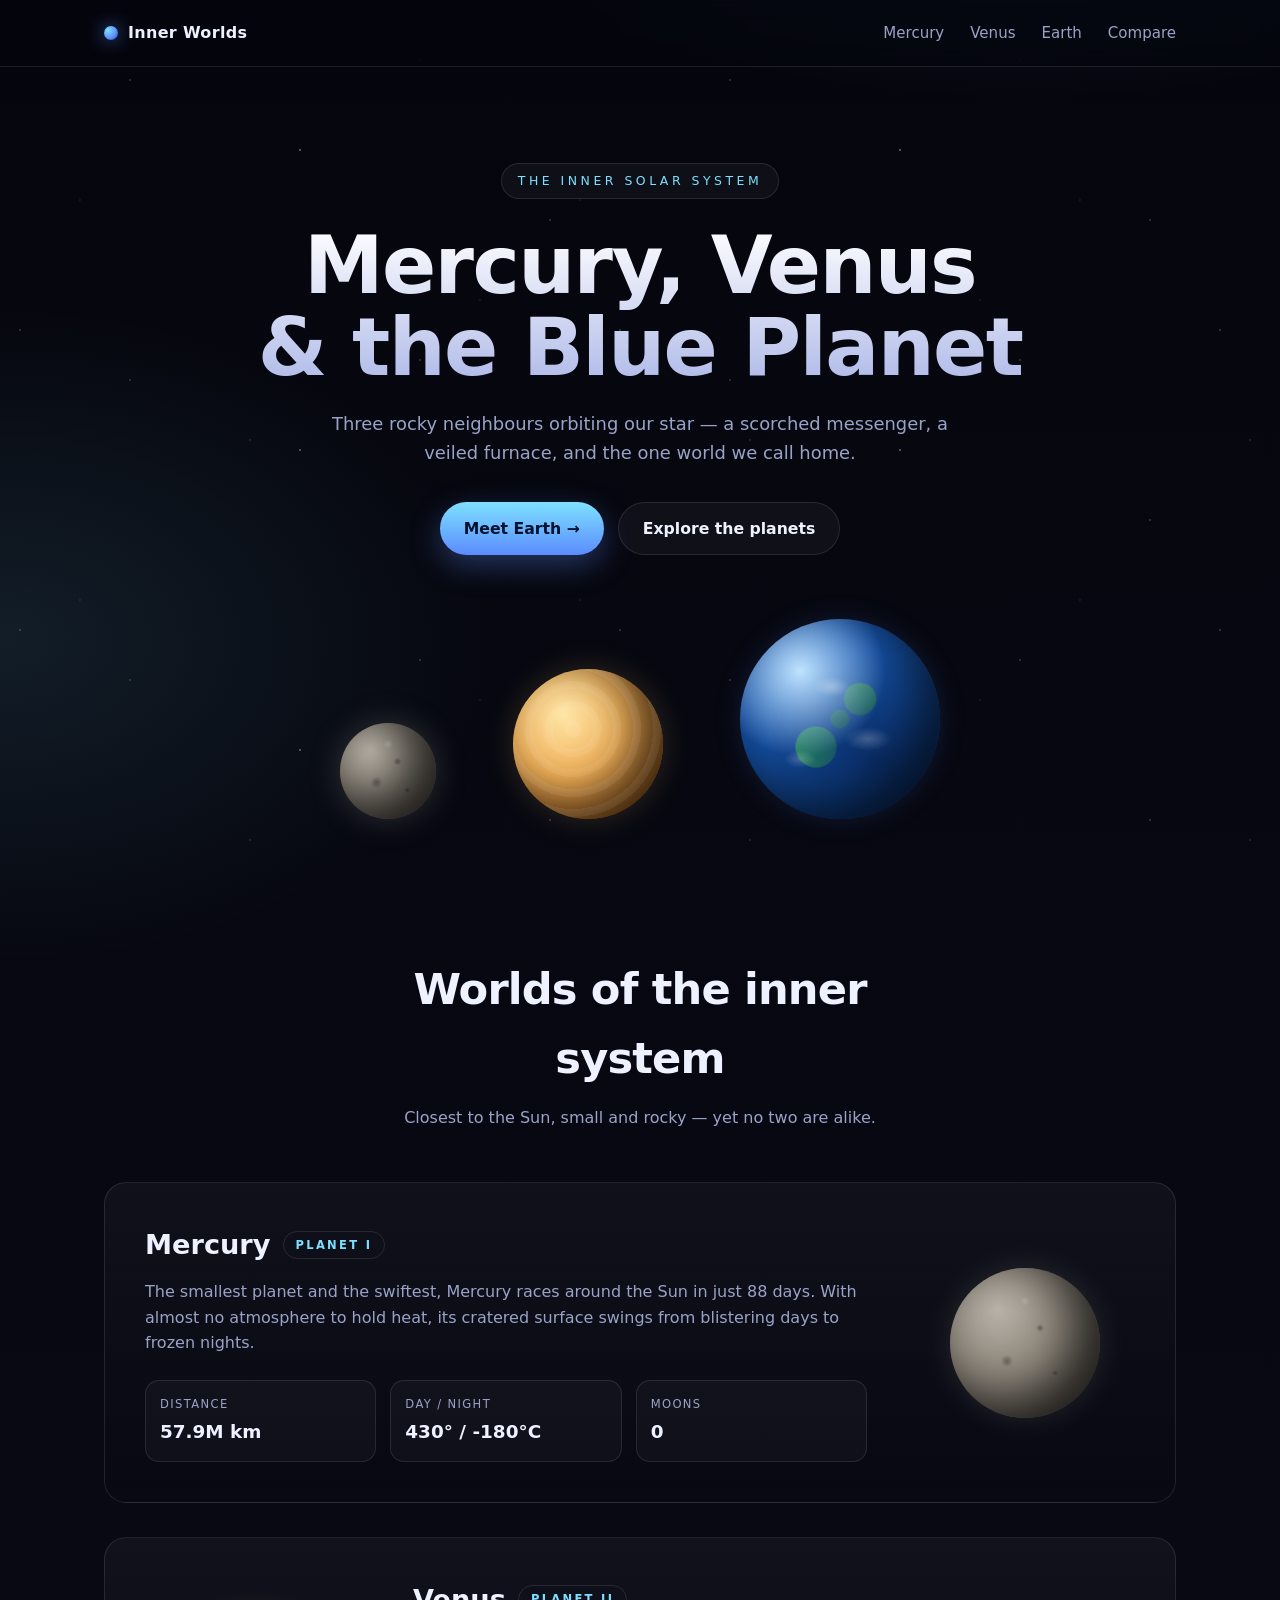
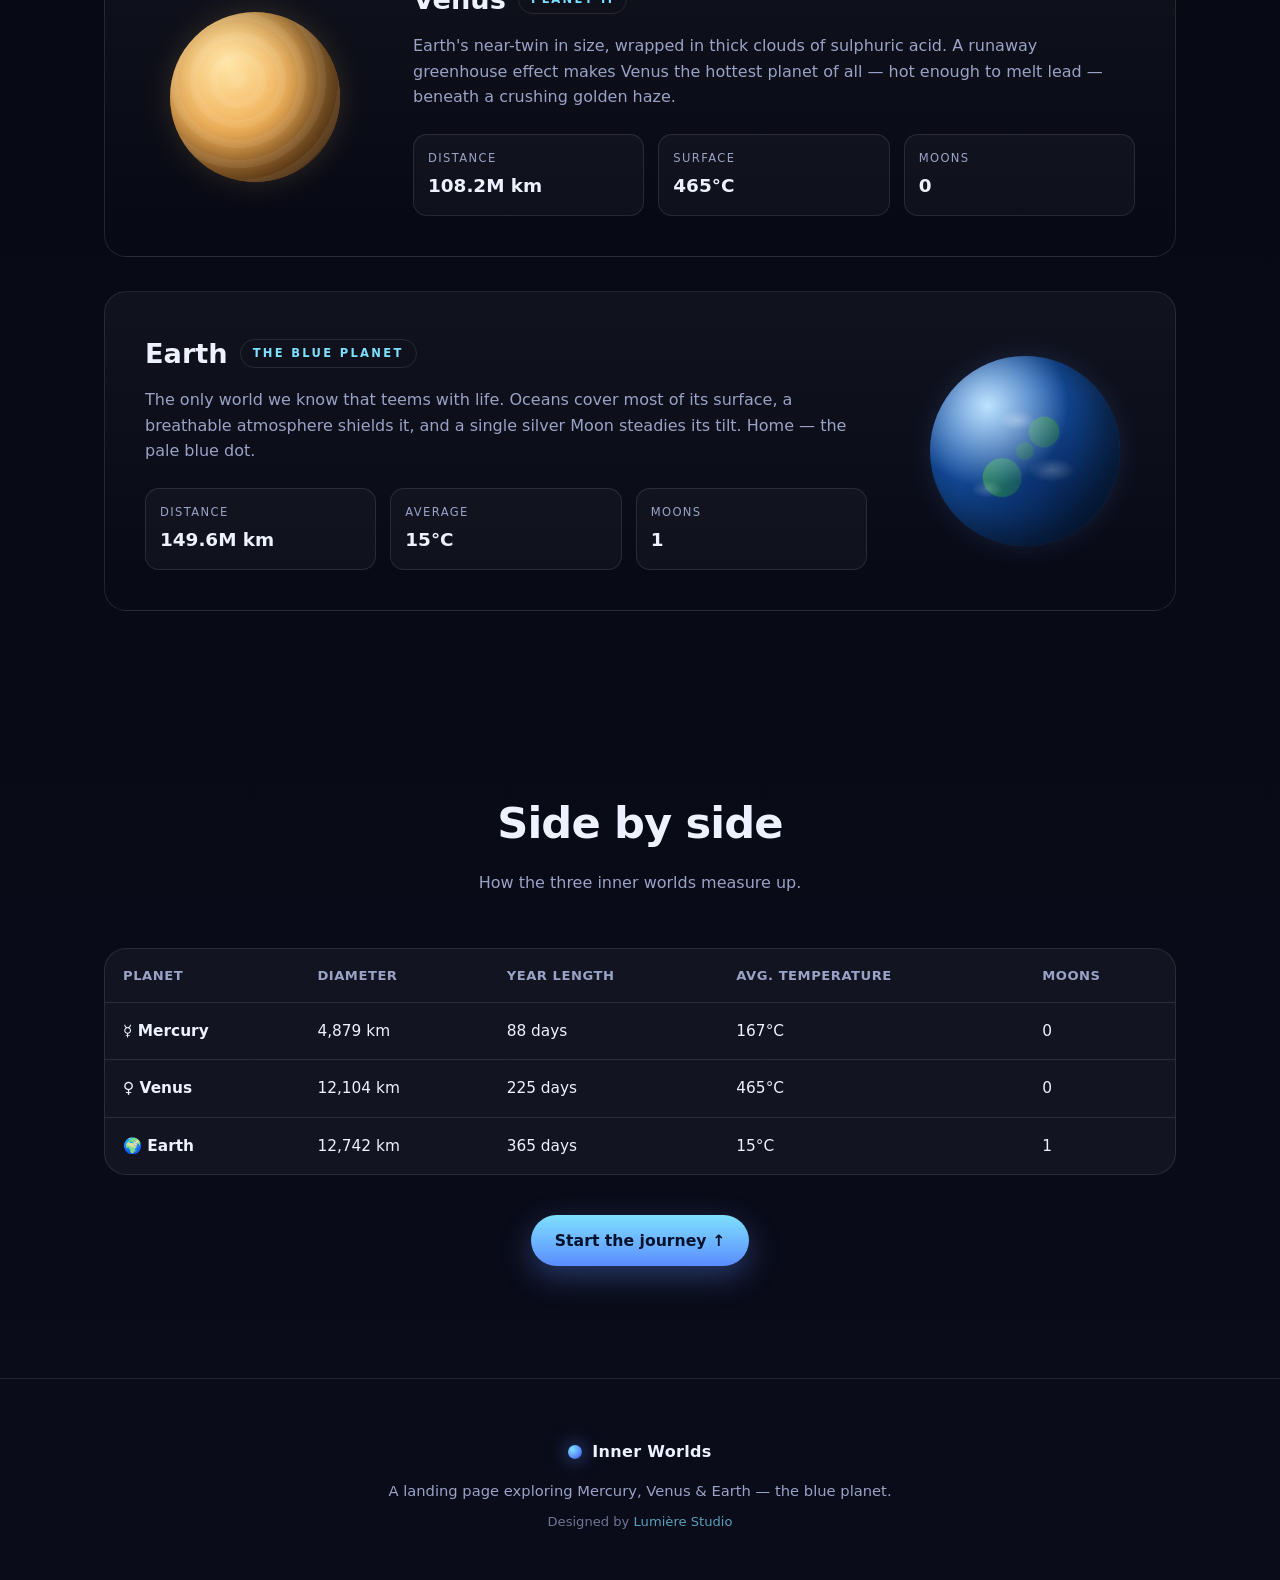
<file: planets/index.html>
<!DOCTYPE html>
<html lang="en">
<head>
<meta charset="UTF-8" />
<meta name="viewport" content="width=device-width, initial-scale=1.0" />
<title>Inner Worlds — Mercury, Venus & Earth</title>
<meta name="description" content="A landing page exploring the inner planets of our solar system: Mercury, Venus, and Earth — the blue planet." />
<style>
  :root{
    --bg:#05060d;
    --bg-2:#0a0c1a;
    --ink:#eef1ff;
    --muted:#9aa3c7;
    --line:rgba(255,255,255,.10);
    --card:rgba(255,255,255,.04);
    --accent:#5b8cff;
    --accent-2:#7ee0ff;
    --maxw:1120px;
    --r:22px;
    font-synthesis:none;
  }
  *{box-sizing:border-box;margin:0;padding:0}
  html{scroll-behavior:smooth}
  body{
    background:
      radial-gradient(1200px 700px at 80% -10%, rgba(91,140,255,.18), transparent 60%),
      radial-gradient(900px 600px at 0% 20%, rgba(126,224,255,.10), transparent 55%),
      linear-gradient(180deg,var(--bg),var(--bg-2));
    color:var(--ink);
    font-family:"Inter",system-ui,-apple-system,"Segoe UI",Roboto,Helvetica,Arial,sans-serif;
    line-height:1.6;
    -webkit-font-smoothing:antialiased;
    overflow-x:hidden;
  }

  /* ---------- starfield ---------- */
  .stars,.stars::after,.stars::before{
    position:fixed;inset:0;pointer-events:none;z-index:0;
    background-repeat:repeat;
  }
  .stars{
    background-image:
      radial-gradient(1px 1px at 20px 30px, #fff, transparent),
      radial-gradient(1px 1px at 130px 80px, #cfe0ff, transparent),
      radial-gradient(1.5px 1.5px at 300px 150px, #fff, transparent),
      radial-gradient(1px 1px at 420px 60px, #dfe9ff, transparent),
      radial-gradient(1px 1px at 550px 220px, #fff, transparent);
    background-size:600px 300px;
    opacity:.55;
    animation:drift 200s linear infinite;
  }
  .stars::after{
    content:"";
    background-image:
      radial-gradient(1px 1px at 80px 200px,#fff,transparent),
      radial-gradient(1.5px 1.5px at 250px 40px,#bcd3ff,transparent),
      radial-gradient(1px 1px at 480px 300px,#fff,transparent);
    background-size:500px 400px;
    opacity:.4;
    animation:twinkle 6s ease-in-out infinite alternate;
  }
  @keyframes drift{from{background-position:0 0}to{background-position:600px 300px}}
  @keyframes twinkle{from{opacity:.2}to{opacity:.55}}

  .wrap{position:relative;z-index:1;max-width:var(--maxw);margin:0 auto;padding:0 24px}

  /* ---------- nav ---------- */
  nav{
    position:sticky;top:0;z-index:20;
    backdrop-filter:blur(12px);
    background:rgba(5,6,13,.55);
    border-bottom:1px solid var(--line);
  }
  nav .wrap{display:flex;align-items:center;justify-content:space-between;height:66px}
  .brand{display:flex;align-items:center;gap:10px;font-weight:700;letter-spacing:.02em}
  .brand .dot{width:14px;height:14px;border-radius:50%;
    background:radial-gradient(circle at 30% 30%,var(--accent-2),var(--accent) 60%,#173a8a);
    box-shadow:0 0 18px rgba(91,140,255,.7)}
  .navlinks{display:flex;gap:26px}
  .navlinks a{color:var(--muted);text-decoration:none;font-size:.94rem;transition:color .2s}
  .navlinks a:hover{color:var(--ink)}
  @media(max-width:640px){.navlinks{display:none}}

  /* ---------- hero ---------- */
  header{padding:96px 0 64px;text-align:center;position:relative}
  .eyebrow{
    display:inline-block;font-size:.78rem;letter-spacing:.28em;text-transform:uppercase;
    color:var(--accent-2);border:1px solid var(--line);border-radius:999px;
    padding:7px 16px;margin-bottom:26px;background:var(--card)
  }
  h1{
    font-size:clamp(2.6rem,7vw,5rem);line-height:1.02;font-weight:800;letter-spacing:-.02em;
    background:linear-gradient(180deg,#fff,#aeb9e8);
    -webkit-background-clip:text;background-clip:text;color:transparent;
  }
  .lede{max-width:640px;margin:22px auto 0;color:var(--muted);font-size:1.12rem}
  .cta{display:flex;gap:14px;justify-content:center;flex-wrap:wrap;margin-top:34px}
  .btn{
    display:inline-flex;align-items:center;gap:8px;padding:13px 24px;border-radius:999px;
    font-weight:600;text-decoration:none;font-size:.98rem;transition:transform .2s,box-shadow .2s,background .2s
  }
  .btn.primary{background:linear-gradient(180deg,var(--accent-2),var(--accent));color:#04122e;
    box-shadow:0 10px 30px rgba(91,140,255,.35)}
  .btn.primary:hover{transform:translateY(-2px);box-shadow:0 14px 40px rgba(91,140,255,.5)}
  .btn.ghost{border:1px solid var(--line);color:var(--ink);background:var(--card)}
  .btn.ghost:hover{border-color:rgba(255,255,255,.3)}

  /* hero planets row */
  .orbit-row{display:flex;justify-content:center;align-items:flex-end;gap:clamp(24px,6vw,80px);margin-top:64px;flex-wrap:wrap}
  .orbit-row .planet{animation:bob 7s ease-in-out infinite}
  .orbit-row .planet:nth-child(2){animation-delay:-2.3s}
  .orbit-row .planet:nth-child(3){animation-delay:-4.6s}
  @keyframes bob{0%,100%{transform:translateY(0)}50%{transform:translateY(-16px)}}

  /* ---------- planet visuals ---------- */
  .planet{position:relative;border-radius:50%;box-shadow:inset -22px -14px 46px rgba(0,0,0,.65)}
  .planet::after{content:"";position:absolute;inset:-14px;border-radius:50%;z-index:-1;
    filter:blur(14px);opacity:.5}

  .mercury{
    width:96px;height:96px;
    background:
      radial-gradient(circle at 32% 28%, #b8b2a8, #8a8378 45%, #4c4741 100%);
  }
  .mercury::before{content:"";position:absolute;inset:0;border-radius:50%;
    background:
      radial-gradient(4px 4px at 60% 40%, rgba(0,0,0,.35),transparent),
      radial-gradient(6px 6px at 38% 62%, rgba(0,0,0,.30),transparent),
      radial-gradient(3px 3px at 70% 70%, rgba(0,0,0,.30),transparent),
      radial-gradient(5px 5px at 50% 22%, rgba(255,255,255,.15),transparent)}
  .mercury::after{background:radial-gradient(circle,#b8b2a8,transparent 70%)}

  .venus{
    width:150px;height:150px;
    background:
      radial-gradient(circle at 34% 30%, #ffe6a8, #f2b25a 42%, #b9722a 78%, #7c451a 100%);
  }
  .venus::before{content:"";position:absolute;inset:0;border-radius:50%;opacity:.5;
    background:
      repeating-radial-gradient(circle at 40% 40%, rgba(255,255,255,.12) 0 8px, transparent 8px 20px);
    mix-blend-mode:screen}
  .venus::after{background:radial-gradient(circle,#f6c56b,transparent 70%);opacity:.55}

  .earth{
    width:200px;height:200px;
    background:
      radial-gradient(circle at 30% 26%, #bfe3ff, transparent 42%),
      radial-gradient(circle at 68% 72%, #0a2f6b, transparent 55%),
      radial-gradient(circle at 50% 50%, #1f7a4d 0 6%, transparent 7%),
      radial-gradient(circle at 60% 40%, #2b8a57 0 9%, transparent 10%),
      radial-gradient(circle at 38% 64%, #2f9a5f 0 11%, transparent 12%),
      linear-gradient(160deg,#1b62c9,#0b356f);
  }
  .earth::before{content:"";position:absolute;inset:0;border-radius:50%;opacity:.4;
    background:
      radial-gradient(18px 10px at 46% 34%, rgba(255,255,255,.7),transparent),
      radial-gradient(24px 12px at 64% 60%, rgba(255,255,255,.55),transparent),
      radial-gradient(16px 9px at 30% 70%, rgba(255,255,255,.55),transparent);
    animation:clouds 60s linear infinite}
  @keyframes clouds{from{transform:rotate(0)}to{transform:rotate(360deg)}}
  .earth::after{background:radial-gradient(circle,#5b8cff,transparent 68%);opacity:.7}

  /* ---------- sections ---------- */
  section{padding:72px 0}
  .sec-head{max-width:620px;margin:0 auto 52px;text-align:center}
  .sec-head h2{font-size:clamp(1.9rem,4vw,2.7rem);font-weight:800;letter-spacing:-.02em}
  .sec-head p{color:var(--muted);margin-top:12px}

  .planet-block{
    display:grid;grid-template-columns:220px 1fr;gap:48px;align-items:center;
    padding:40px;border:1px solid var(--line);border-radius:var(--r);
    background:linear-gradient(180deg,var(--card),transparent);
    margin-bottom:34px;
  }
  .planet-block:nth-child(even){grid-template-columns:1fr 220px}
  .planet-block:nth-child(even) .art{order:2}
  .planet-block:nth-child(even) .copy{order:1}
  .art{display:flex;justify-content:center;align-items:center}
  .copy h3{font-size:1.7rem;font-weight:800;display:flex;align-items:center;gap:12px}
  .tag{font-size:.72rem;letter-spacing:.2em;text-transform:uppercase;color:var(--accent-2);
    border:1px solid var(--line);border-radius:999px;padding:4px 12px}
  .copy p{color:var(--muted);margin-top:12px}
  .facts{display:grid;grid-template-columns:repeat(3,1fr);gap:14px;margin-top:24px}
  .fact{background:rgba(255,255,255,.03);border:1px solid var(--line);border-radius:14px;padding:14px}
  .fact .k{font-size:.72rem;letter-spacing:.12em;text-transform:uppercase;color:var(--muted)}
  .fact .v{font-size:1.15rem;font-weight:700;margin-top:4px}
  @media(max-width:760px){
    .planet-block,.planet-block:nth-child(even){grid-template-columns:1fr;text-align:center;gap:28px;padding:30px}
    .planet-block:nth-child(even) .art,.planet-block:nth-child(even) .copy{order:initial}
    .copy h3{justify-content:center}
    .facts{grid-template-columns:1fr 1fr}
  }

  /* compare strip */
  .compare{border:1px solid var(--line);border-radius:var(--r);overflow:hidden;background:var(--card)}
  .compare table{width:100%;border-collapse:collapse;font-size:.96rem}
  .compare th,.compare td{padding:16px 18px;text-align:left;border-bottom:1px solid var(--line)}
  .compare th{color:var(--muted);font-weight:600;letter-spacing:.04em;font-size:.82rem;text-transform:uppercase}
  .compare tr:last-child td{border-bottom:none}
  .compare td:first-child{font-weight:600}
  .compare tbody tr:hover{background:rgba(255,255,255,.03)}
  @media(max-width:640px){.compare{overflow-x:auto}.compare table{min-width:520px}}

  footer{padding:60px 0 48px;text-align:center;border-top:1px solid var(--line);margin-top:40px}
  footer p{color:var(--muted);font-size:.92rem}
  footer .brand{justify-content:center;margin-bottom:14px}
  .credit{margin-top:8px;font-size:.82rem;opacity:.7}
  .credit a{color:var(--accent-2);text-decoration:none}
</style>
</head>
<body>
  <div class="stars" aria-hidden="true"></div>

  <nav>
    <div class="wrap">
      <div class="brand"><span class="dot"></span> Inner Worlds</div>
      <div class="navlinks">
        <a href="#mercury">Mercury</a>
        <a href="#venus">Venus</a>
        <a href="#earth">Earth</a>
        <a href="#compare">Compare</a>
      </div>
    </div>
  </nav>

  <header>
    <div class="wrap">
      <span class="eyebrow">The Inner Solar System</span>
      <h1>Mercury, Venus<br />&amp; the Blue Planet</h1>
      <p class="lede">Three rocky neighbours orbiting our star — a scorched messenger, a veiled furnace, and the one world we call home.</p>
      <div class="cta">
        <a href="#earth" class="btn primary">Meet Earth →</a>
        <a href="#mercury" class="btn ghost">Explore the planets</a>
      </div>

      <div class="orbit-row" aria-hidden="true">
        <div class="planet mercury" title="Mercury"></div>
        <div class="planet venus" title="Venus"></div>
        <div class="planet earth" title="Earth"></div>
      </div>
    </div>
  </header>

  <section>
    <div class="wrap">
      <div class="sec-head">
        <h2>Worlds of the inner system</h2>
        <p>Closest to the Sun, small and rocky — yet no two are alike.</p>
      </div>

      <!-- MERCURY -->
      <article class="planet-block" id="mercury">
        <div class="art"><div class="planet mercury" style="width:150px;height:150px"></div></div>
        <div class="copy">
          <h3>Mercury <span class="tag">Planet I</span></h3>
          <p>The smallest planet and the swiftest, Mercury races around the Sun in just 88 days. With almost no atmosphere to hold heat, its cratered surface swings from blistering days to frozen nights.</p>
          <div class="facts">
            <div class="fact"><div class="k">Distance</div><div class="v">57.9M km</div></div>
            <div class="fact"><div class="k">Day / Night</div><div class="v">430° / -180°C</div></div>
            <div class="fact"><div class="k">Moons</div><div class="v">0</div></div>
          </div>
        </div>
      </article>

      <!-- VENUS -->
      <article class="planet-block" id="venus">
        <div class="art"><div class="planet venus" style="width:170px;height:170px"></div></div>
        <div class="copy">
          <h3>Venus <span class="tag">Planet II</span></h3>
          <p>Earth's near-twin in size, wrapped in thick clouds of sulphuric acid. A runaway greenhouse effect makes Venus the hottest planet of all — hot enough to melt lead — beneath a crushing golden haze.</p>
          <div class="facts">
            <div class="fact"><div class="k">Distance</div><div class="v">108.2M km</div></div>
            <div class="fact"><div class="k">Surface</div><div class="v">465°C</div></div>
            <div class="fact"><div class="k">Moons</div><div class="v">0</div></div>
          </div>
        </div>
      </article>

      <!-- EARTH -->
      <article class="planet-block" id="earth">
        <div class="art"><div class="planet earth" style="width:190px;height:190px"></div></div>
        <div class="copy">
          <h3>Earth <span class="tag">The Blue Planet</span></h3>
          <p>The only world we know that teems with life. Oceans cover most of its surface, a breathable atmosphere shields it, and a single silver Moon steadies its tilt. Home — the pale blue dot.</p>
          <div class="facts">
            <div class="fact"><div class="k">Distance</div><div class="v">149.6M km</div></div>
            <div class="fact"><div class="k">Average</div><div class="v">15°C</div></div>
            <div class="fact"><div class="k">Moons</div><div class="v">1</div></div>
          </div>
        </div>
      </article>
    </div>
  </section>

  <section id="compare">
    <div class="wrap">
      <div class="sec-head">
        <h2>Side by side</h2>
        <p>How the three inner worlds measure up.</p>
      </div>
      <div class="compare">
        <table>
          <thead>
            <tr><th>Planet</th><th>Diameter</th><th>Year length</th><th>Avg. temperature</th><th>Moons</th></tr>
          </thead>
          <tbody>
            <tr><td>☿ Mercury</td><td>4,879 km</td><td>88 days</td><td>167°C</td><td>0</td></tr>
            <tr><td>♀ Venus</td><td>12,104 km</td><td>225 days</td><td>465°C</td><td>0</td></tr>
            <tr><td>🌍 Earth</td><td>12,742 km</td><td>365 days</td><td>15°C</td><td>1</td></tr>
          </tbody>
        </table>
      </div>
      <div class="cta" style="margin-top:40px">
        <a href="#" class="btn primary">Start the journey ↑</a>
      </div>
    </div>
  </section>

  <footer>
    <div class="wrap">
      <div class="brand"><span class="dot"></span> Inner Worlds</div>
      <p>A landing page exploring Mercury, Venus &amp; Earth — the blue planet.</p>
      <p class="credit">Designed by <a href="https://lumierestudio.netlify.app">Lumière Studio</a></p>
    </div>
  </footer>
</body>
</html>
</file>
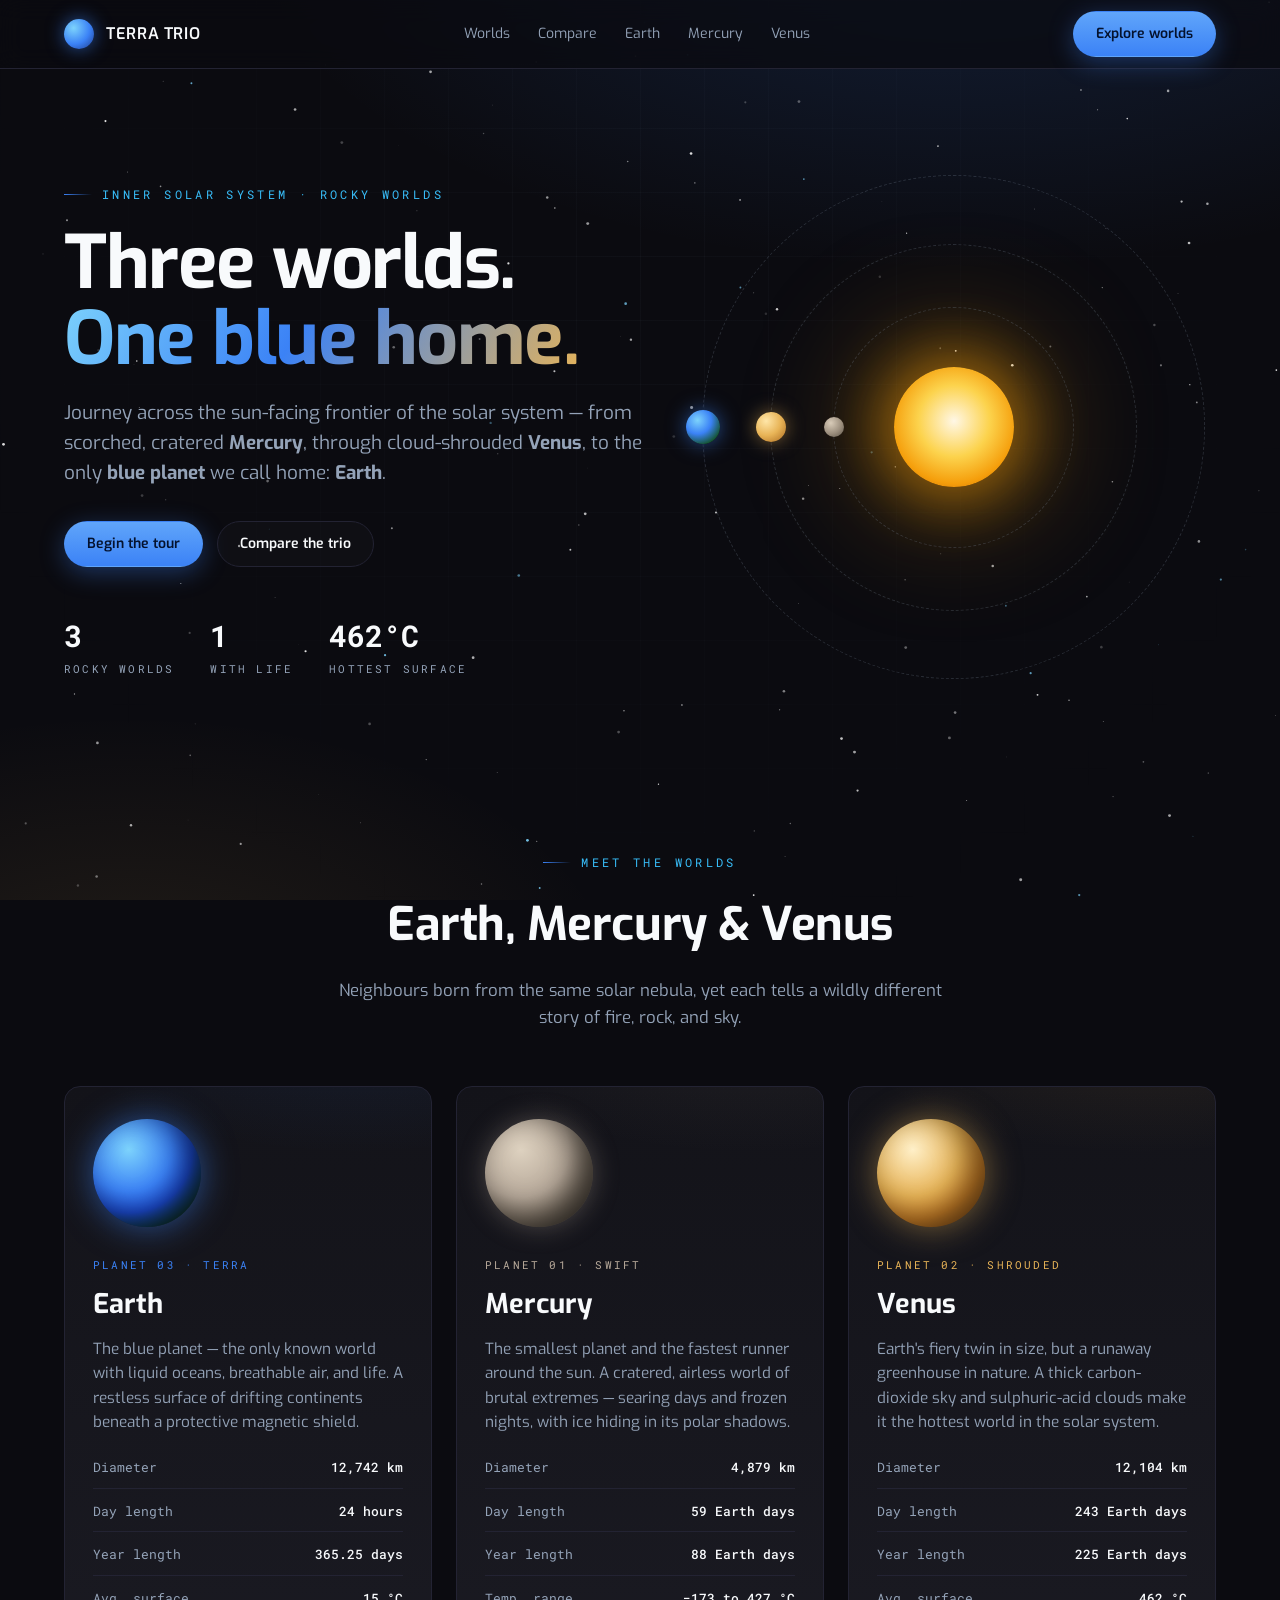
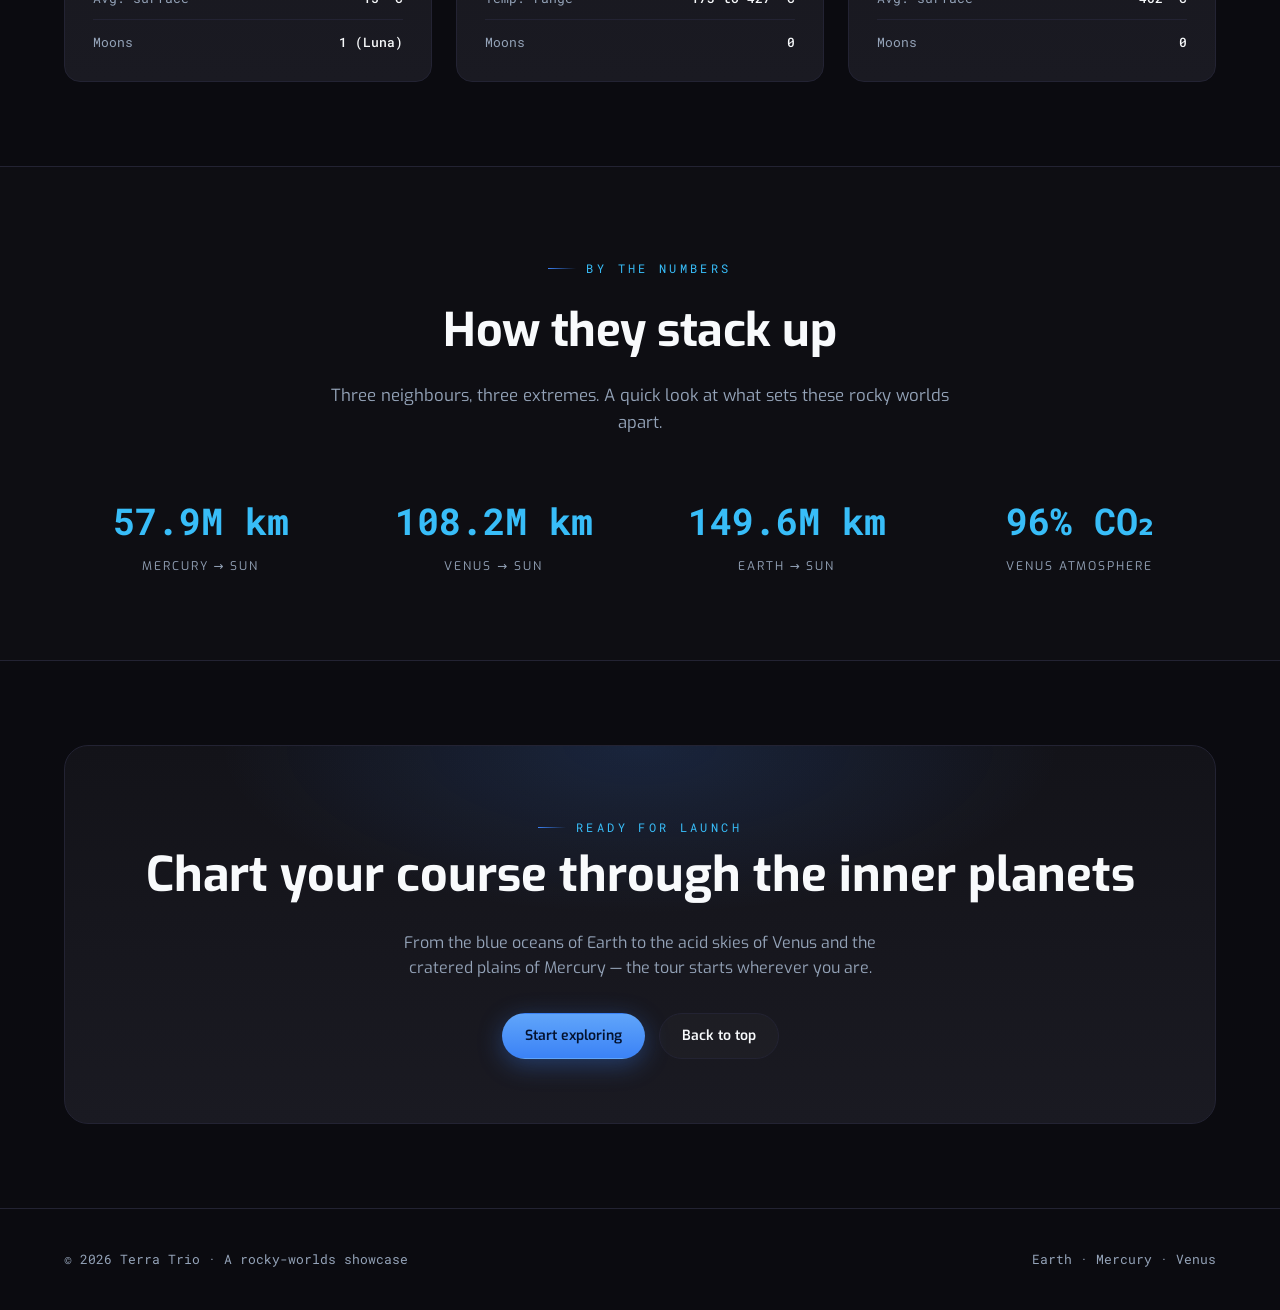
<file: demos/terra-trio.html>
<!DOCTYPE html>
<html lang="en">
<head>
<meta charset="UTF-8" />
<meta name="viewport" content="width=device-width, initial-scale=1" />
<title>Terra Trio — Earth, Mercury &amp; Venus</title>
<meta name="description" content="An immersive tour of the inner solar system's rocky worlds: the blue planet Earth, swift Mercury, and shrouded Venus." />
<link rel="preconnect" href="https://fonts.googleapis.com" />
<link rel="preconnect" href="https://fonts.gstatic.com" crossorigin />
<link href="https://fonts.googleapis.com/css2?family=Exo:wght@300;400;500;600;700&family=Roboto+Mono:wght@300;400;500;700&display=swap" rel="stylesheet" />
<style>
  :root {
    --color-primary: #F8FAFC;
    --color-accent: #3B82F6;
    --color-accent-2: #38BDF8;
    --color-bg: #0B0B10;
    --color-fg: #F8FAFC;
    --color-card: #131319;
    --color-card-2: #1A1A22;
    --color-muted: #94A3B8;
    --color-border: #232333;
    --color-ring: #3B82F6;

    --earth: #3B82F6;
    --mercury: #B7A99A;
    --venus: #E8B457;

    --font-head: 'Exo', system-ui, sans-serif;
    --font-mono: 'Roboto Mono', ui-monospace, monospace;

    --maxw: 1200px;
    --radius: 16px;
    --dur: 240ms;
    --ease: cubic-bezier(0.4, 0, 0.2, 1);
  }

  * { box-sizing: border-box; margin: 0; padding: 0; }

  html { scroll-behavior: smooth; }

  body {
    font-family: var(--font-head);
    background: var(--color-bg);
    color: var(--color-fg);
    line-height: 1.6;
    overflow-x: hidden;
    -webkit-font-smoothing: antialiased;
  }

  a { color: inherit; text-decoration: none; }

  /* ---------- Starfield ---------- */
  #stars {
    position: fixed;
    inset: 0;
    z-index: -2;
    display: block;
    background:
      radial-gradient(1200px 600px at 75% -10%, rgba(59,130,246,0.18), transparent 60%),
      radial-gradient(900px 500px at 10% 110%, rgba(232,180,87,0.10), transparent 55%),
      var(--color-bg);
  }
  .grid-overlay {
    position: fixed;
    inset: 0;
    z-index: -1;
    pointer-events: none;
    background-image:
      linear-gradient(rgba(148,163,184,0.04) 1px, transparent 1px),
      linear-gradient(90deg, rgba(148,163,184,0.04) 1px, transparent 1px);
    background-size: 64px 64px;
    mask-image: radial-gradient(circle at 50% 30%, #000 0%, transparent 80%);
  }

  /* ---------- Layout ---------- */
  .wrap { width: 100%; max-width: var(--maxw); margin: 0 auto; padding: 0 24px; }

  .eyebrow {
    font-family: var(--font-mono);
    font-size: 12px;
    letter-spacing: 0.28em;
    text-transform: uppercase;
    color: var(--color-accent-2);
    display: inline-flex;
    align-items: center;
    gap: 10px;
  }
  .eyebrow::before {
    content: "";
    width: 28px; height: 1px;
    background: linear-gradient(90deg, var(--color-accent), transparent);
  }

  /* ---------- Nav ---------- */
  header.nav {
    position: sticky;
    top: 0;
    z-index: 40;
    backdrop-filter: blur(12px);
    background: rgba(11,11,16,0.72);
    border-bottom: 1px solid var(--color-border);
  }
  .nav-inner {
    display: flex; align-items: center; justify-content: space-between;
    height: 68px;
  }
  .brand { display: flex; align-items: center; gap: 12px; font-weight: 600; letter-spacing: 0.04em; }
  .brand .logo {
    width: 30px; height: 30px; border-radius: 50%;
    background: radial-gradient(circle at 32% 30%, #7dd3fc, var(--color-accent) 55%, #1e3a8a 100%);
    box-shadow: 0 0 18px rgba(59,130,246,0.6);
  }
  .nav-links { display: flex; gap: 28px; font-size: 14px; color: var(--color-muted); }
  .nav-links a { transition: color var(--dur) var(--ease); }
  .nav-links a:hover, .nav-links a:focus-visible { color: var(--color-fg); }

  .btn {
    font-family: var(--font-head);
    font-size: 14px; font-weight: 600;
    padding: 11px 22px;
    border-radius: 999px;
    border: 1px solid transparent;
    cursor: pointer;
    display: inline-flex; align-items: center; gap: 8px;
    transition: transform var(--dur) var(--ease), box-shadow var(--dur) var(--ease), background var(--dur) var(--ease);
  }
  .btn-primary {
    background: linear-gradient(180deg, #60a5fa, var(--color-accent));
    color: #04122e;
    box-shadow: 0 6px 24px rgba(59,130,246,0.35);
  }
  .btn-primary:hover { transform: translateY(-2px); box-shadow: 0 10px 30px rgba(59,130,246,0.5); }
  .btn-ghost { border-color: var(--color-border); color: var(--color-fg); background: rgba(255,255,255,0.02); }
  .btn-ghost:hover { border-color: var(--color-accent); background: rgba(59,130,246,0.08); }

  :focus-visible { outline: 2px solid var(--color-ring); outline-offset: 3px; border-radius: 6px; }

  /* ---------- Hero ---------- */
  .hero { position: relative; padding: 96px 0 72px; }
  .hero-grid {
    display: grid;
    grid-template-columns: 1.05fr 0.95fr;
    gap: 48px;
    align-items: center;
  }
  .hero h1 {
    font-size: clamp(2.6rem, 6vw, 4.6rem);
    font-weight: 700;
    line-height: 1.03;
    letter-spacing: -0.02em;
    margin: 22px 0 20px;
  }
  .hero h1 .grad {
    background: linear-gradient(120deg, #7dd3fc 0%, #3B82F6 45%, #E8B457 100%);
    -webkit-background-clip: text; background-clip: text; color: transparent;
  }
  .hero p.lead {
    font-size: clamp(1rem, 1.6vw, 1.18rem);
    color: var(--color-muted);
    max-width: 54ch;
    margin-bottom: 32px;
  }
  .hero-actions { display: flex; gap: 14px; flex-wrap: wrap; }

  .stat-row {
    display: flex; gap: 36px; margin-top: 44px; flex-wrap: wrap;
    font-family: var(--font-mono);
  }
  .stat .num { font-size: 1.9rem; font-weight: 700; color: var(--color-fg); }
  .stat .lbl { font-size: 11px; letter-spacing: 0.2em; text-transform: uppercase; color: var(--color-muted); }

  /* ---------- Hero visual: orbiting system ---------- */
  .system {
    position: relative;
    aspect-ratio: 1 / 1;
    display: grid;
    place-items: center;
  }
  .sun-core {
    position: absolute;
    width: 120px; height: 120px; border-radius: 50%;
    background: radial-gradient(circle at 50% 45%, #fff7e6, #fcd34d 40%, #f59e0b 70%, #b45309 100%);
    box-shadow: 0 0 60px 12px rgba(245,158,11,0.55), 0 0 120px 40px rgba(245,158,11,0.25);
  }
  .orbit {
    position: absolute;
    border: 1px dashed rgba(148,163,184,0.22);
    border-radius: 50%;
    animation: spin linear infinite;
  }
  .orbit .planet {
    position: absolute;
    top: 50%; left: 0;
    transform: translate(-50%, -50%);
    border-radius: 50%;
  }
  .orbit-1 { width: 46%; height: 46%; animation-duration: 14s; }
  .orbit-2 { width: 70%; height: 70%; animation-duration: 26s; }
  .orbit-3 { width: 96%; height: 96%; animation-duration: 42s; }

  .p-mercury { width: 20px; height: 20px;
    background: radial-gradient(circle at 34% 30%, #d8cbb8, #9c8f7e 55%, #5b5348 100%); }
  .p-venus { width: 30px; height: 30px;
    background: radial-gradient(circle at 34% 30%, #ffe6a8, var(--venus) 50%, #a9691f 100%);
    box-shadow: 0 0 18px rgba(232,180,87,0.5); }
  .p-earth { width: 34px; height: 34px;
    background: radial-gradient(circle at 34% 30%, #7dd3fc, var(--earth) 42%, #14532d 78%, #0b3b66 100%);
    box-shadow: 0 0 20px rgba(59,130,246,0.55); }

  @keyframes spin { to { transform: rotate(360deg); } }

  /* ---------- Section header ---------- */
  section { padding: 84px 0; }
  .sec-head { max-width: 640px; margin: 0 auto 56px; text-align: center; }
  .sec-head h2 { font-size: clamp(2rem, 4vw, 2.9rem); font-weight: 700; letter-spacing: -0.01em; margin: 16px 0 14px; }
  .sec-head p { color: var(--color-muted); font-size: 1.05rem; }

  /* ---------- Planet cards ---------- */
  .cards { display: grid; grid-template-columns: repeat(3, 1fr); gap: 24px; }
  .card {
    position: relative;
    background: linear-gradient(180deg, var(--color-card), var(--color-card-2));
    border: 1px solid var(--color-border);
    border-radius: var(--radius);
    padding: 32px 28px 28px;
    overflow: hidden;
    transition: transform var(--dur) var(--ease), border-color var(--dur) var(--ease), box-shadow var(--dur) var(--ease);
  }
  .card::before {
    content: "";
    position: absolute; inset: 0;
    background: radial-gradient(420px 180px at 80% -10%, var(--tint), transparent 70%);
    opacity: 0.5;
    pointer-events: none;
  }
  .card:hover { transform: translateY(-6px); border-color: var(--tint-solid); box-shadow: 0 18px 40px rgba(0,0,0,0.45); }

  .planet-viz {
    width: 108px; height: 108px; border-radius: 50%;
    margin-bottom: 24px;
    position: relative;
    animation: float 7s ease-in-out infinite;
  }
  .viz-earth { background: radial-gradient(circle at 33% 28%, #7dd3fc 0%, #3B82F6 40%, #1d4ed8 60%, #0f3d2e 82%, #0b3b66 100%);
    box-shadow: 0 0 34px rgba(59,130,246,0.55), inset -14px -10px 30px rgba(0,0,0,0.55); }
  .viz-mercury { background: radial-gradient(circle at 33% 28%, #ded2c0 0%, #b7a99a 45%, #8a7d6e 68%, #4f473d 100%);
    box-shadow: 0 0 26px rgba(183,169,154,0.35), inset -14px -10px 30px rgba(0,0,0,0.6); }
  .viz-venus { background: radial-gradient(circle at 33% 28%, #fff0c9 0%, #E8B457 44%, #d98a2b 66%, #8a4d16 100%);
    box-shadow: 0 0 34px rgba(232,180,87,0.5), inset -14px -10px 30px rgba(0,0,0,0.5); }

  @keyframes float { 0%,100% { transform: translateY(0); } 50% { transform: translateY(-10px); } }

  .card .tag {
    font-family: var(--font-mono); font-size: 11px; letter-spacing: 0.2em; text-transform: uppercase;
    color: var(--tint-solid);
  }
  .card h3 { font-size: 1.7rem; font-weight: 700; margin: 6px 0 10px; }
  .card p.desc { color: var(--color-muted); font-size: 0.96rem; margin-bottom: 22px; min-height: 96px; }

  .facts { list-style: none; display: grid; gap: 12px; font-family: var(--font-mono); font-size: 13px; }
  .facts li { display: flex; justify-content: space-between; gap: 12px; padding-bottom: 10px; border-bottom: 1px solid var(--color-border); }
  .facts li:last-child { border-bottom: 0; padding-bottom: 0; }
  .facts .k { color: var(--color-muted); }
  .facts .v { color: var(--color-fg); font-weight: 500; text-align: right; }

  .card-earth   { --tint: rgba(59,130,246,0.18);  --tint-solid: #3B82F6; }
  .card-mercury { --tint: rgba(183,169,154,0.16); --tint-solid: #B7A99A; }
  .card-venus   { --tint: rgba(232,180,87,0.18);  --tint-solid: #E8B457; }

  /* ---------- Compare strip ---------- */
  .compare { border-top: 1px solid var(--color-border); border-bottom: 1px solid var(--color-border); background: rgba(255,255,255,0.015); }
  .compare-grid { display: grid; grid-template-columns: repeat(4, 1fr); gap: 20px; text-align: center; }
  .compare .item .num { font-family: var(--font-mono); font-size: clamp(1.6rem, 3vw, 2.3rem); font-weight: 700; color: var(--color-accent-2); }
  .compare .item .lbl { font-size: 12px; letter-spacing: 0.16em; text-transform: uppercase; color: var(--color-muted); margin-top: 6px; }

  /* ---------- CTA ---------- */
  .cta-box {
    position: relative;
    text-align: center;
    border: 1px solid var(--color-border);
    border-radius: 24px;
    padding: 64px 32px;
    background:
      radial-gradient(600px 240px at 50% 0%, rgba(59,130,246,0.16), transparent 70%),
      linear-gradient(180deg, var(--color-card), var(--color-card-2));
    overflow: hidden;
  }
  .cta-box h2 { font-size: clamp(2rem, 4.4vw, 3rem); font-weight: 700; margin-bottom: 16px; }
  .cta-box p { color: var(--color-muted); max-width: 52ch; margin: 0 auto 32px; }

  /* ---------- Footer ---------- */
  footer { border-top: 1px solid var(--color-border); padding: 40px 0; }
  .foot-inner { display: flex; align-items: center; justify-content: space-between; flex-wrap: wrap; gap: 16px; color: var(--color-muted); font-size: 13px; font-family: var(--font-mono); }

  /* ---------- Reveal on scroll ---------- */
  .reveal { opacity: 0; transform: translateY(24px); transition: opacity 0.7s var(--ease), transform 0.7s var(--ease); }
  .reveal.in { opacity: 1; transform: none; }

  /* ---------- Responsive ---------- */
  @media (max-width: 900px) {
    .hero-grid { grid-template-columns: 1fr; gap: 40px; }
    .system { max-width: 420px; margin: 0 auto; width: 100%; }
    .cards { grid-template-columns: 1fr; }
    .compare-grid { grid-template-columns: repeat(2, 1fr); gap: 28px 20px; }
    .nav-links { display: none; }
    .card p.desc { min-height: 0; }
  }
  @media (max-width: 480px) {
    .hero { padding: 64px 0 48px; }
    section { padding: 64px 0; }
    .stat-row { gap: 24px; }
  }

  @media (prefers-reduced-motion: reduce) {
    * { animation: none !important; scroll-behavior: auto !important; }
    .reveal { opacity: 1; transform: none; transition: none; }
  }
</style>
</head>
<body>
  <canvas id="stars"></canvas>
  <div class="grid-overlay" aria-hidden="true"></div>

  <!-- NAV -->
  <header class="nav">
    <div class="wrap nav-inner">
      <a class="brand" href="#top" aria-label="Terra Trio home">
        <span class="logo" aria-hidden="true"></span>
        <span>TERRA&nbsp;TRIO</span>
      </a>
      <nav class="nav-links" aria-label="Primary">
        <a href="#worlds">Worlds</a>
        <a href="#compare">Compare</a>
        <a href="#earth">Earth</a>
        <a href="#mercury">Mercury</a>
        <a href="#venus">Venus</a>
      </nav>
      <a class="btn btn-primary" href="#worlds">Explore worlds</a>
    </div>
  </header>

  <!-- HERO -->
  <main id="top">
  <section class="hero">
    <div class="wrap hero-grid">
      <div>
        <span class="eyebrow">Inner Solar System · Rocky Worlds</span>
        <h1>Three worlds.<br /><span class="grad">One blue home.</span></h1>
        <p class="lead">
          Journey across the sun-facing frontier of the solar system — from scorched, cratered
          <strong>Mercury</strong>, through cloud-shrouded <strong>Venus</strong>, to the only
          <strong>blue planet</strong> we call home: <strong>Earth</strong>.
        </p>
        <div class="hero-actions">
          <a class="btn btn-primary" href="#worlds">Begin the tour</a>
          <a class="btn btn-ghost" href="#compare">Compare the trio</a>
        </div>
        <div class="stat-row">
          <div class="stat"><div class="num">3</div><div class="lbl">Rocky worlds</div></div>
          <div class="stat"><div class="num">1</div><div class="lbl">With life</div></div>
          <div class="stat"><div class="num">462°C</div><div class="lbl">Hottest surface</div></div>
        </div>
      </div>

      <div class="system" aria-hidden="true">
        <div class="sun-core"></div>
        <div class="orbit orbit-1"><div class="planet p-mercury"></div></div>
        <div class="orbit orbit-2"><div class="planet p-venus"></div></div>
        <div class="orbit orbit-3"><div class="planet p-earth"></div></div>
      </div>
    </div>
  </section>

  <!-- WORLDS -->
  <section id="worlds">
    <div class="wrap">
      <div class="sec-head reveal">
        <span class="eyebrow" style="justify-content:center;">Meet the worlds</span>
        <h2>Earth, Mercury &amp; Venus</h2>
        <p>Neighbours born from the same solar nebula, yet each tells a wildly different story of fire, rock, and sky.</p>
      </div>

      <div class="cards">
        <!-- EARTH -->
        <article id="earth" class="card card-earth reveal">
          <div class="planet-viz viz-earth" role="img" aria-label="Earth, the blue planet"></div>
          <span class="tag">Planet 03 · Terra</span>
          <h3>Earth</h3>
          <p class="desc">The blue planet — the only known world with liquid oceans, breathable air, and life. A restless surface of drifting continents beneath a protective magnetic shield.</p>
          <ul class="facts">
            <li><span class="k">Diameter</span><span class="v">12,742 km</span></li>
            <li><span class="k">Day length</span><span class="v">24 hours</span></li>
            <li><span class="k">Year length</span><span class="v">365.25 days</span></li>
            <li><span class="k">Avg. surface</span><span class="v">15 °C</span></li>
            <li><span class="k">Moons</span><span class="v">1 (Luna)</span></li>
          </ul>
        </article>

        <!-- MERCURY -->
        <article id="mercury" class="card card-mercury reveal">
          <div class="planet-viz viz-mercury" role="img" aria-label="Mercury, the smallest and swiftest planet"></div>
          <span class="tag">Planet 01 · Swift</span>
          <h3>Mercury</h3>
          <p class="desc">The smallest planet and the fastest runner around the sun. A cratered, airless world of brutal extremes — searing days and frozen nights, with ice hiding in its polar shadows.</p>
          <ul class="facts">
            <li><span class="k">Diameter</span><span class="v">4,879 km</span></li>
            <li><span class="k">Day length</span><span class="v">59 Earth days</span></li>
            <li><span class="k">Year length</span><span class="v">88 Earth days</span></li>
            <li><span class="k">Temp. range</span><span class="v">−173 to 427 °C</span></li>
            <li><span class="k">Moons</span><span class="v">0</span></li>
          </ul>
        </article>

        <!-- VENUS -->
        <article id="venus" class="card card-venus reveal">
          <div class="planet-viz viz-venus" role="img" aria-label="Venus, the shrouded planet"></div>
          <span class="tag">Planet 02 · Shrouded</span>
          <h3>Venus</h3>
          <p class="desc">Earth's fiery twin in size, but a runaway greenhouse in nature. A thick carbon-dioxide sky and sulphuric-acid clouds make it the hottest world in the solar system.</p>
          <ul class="facts">
            <li><span class="k">Diameter</span><span class="v">12,104 km</span></li>
            <li><span class="k">Day length</span><span class="v">243 Earth days</span></li>
            <li><span class="k">Year length</span><span class="v">225 Earth days</span></li>
            <li><span class="k">Avg. surface</span><span class="v">462 °C</span></li>
            <li><span class="k">Moons</span><span class="v">0</span></li>
          </ul>
        </article>
      </div>
    </div>
  </section>

  <!-- COMPARE -->
  <section id="compare" class="compare">
    <div class="wrap">
      <div class="sec-head reveal">
        <span class="eyebrow" style="justify-content:center;">By the numbers</span>
        <h2>How they stack up</h2>
        <p>Three neighbours, three extremes. A quick look at what sets these rocky worlds apart.</p>
      </div>
      <div class="compare-grid">
        <div class="item reveal"><div class="num">57.9M km</div><div class="lbl">Mercury → Sun</div></div>
        <div class="item reveal"><div class="num">108.2M km</div><div class="lbl">Venus → Sun</div></div>
        <div class="item reveal"><div class="num">149.6M km</div><div class="lbl">Earth → Sun</div></div>
        <div class="item reveal"><div class="num">96% CO₂</div><div class="lbl">Venus atmosphere</div></div>
      </div>
    </div>
  </section>

  <!-- CTA -->
  <section>
    <div class="wrap">
      <div class="cta-box reveal">
        <span class="eyebrow" style="justify-content:center;">Ready for launch</span>
        <h2>Chart your course through the inner planets</h2>
        <p>From the blue oceans of Earth to the acid skies of Venus and the cratered plains of Mercury — the tour starts wherever you are.</p>
        <div class="hero-actions" style="justify-content:center;">
          <a class="btn btn-primary" href="#worlds">Start exploring</a>
          <a class="btn btn-ghost" href="#top">Back to top</a>
        </div>
      </div>
    </div>
  </section>
  </main>

  <!-- FOOTER -->
  <footer>
    <div class="wrap foot-inner">
      <span>© 2026 Terra Trio · A rocky-worlds showcase</span>
      <span>Earth · Mercury · Venus</span>
    </div>
  </footer>

<script>
  // Starfield — canvas twinkle, respects reduced motion
  (function () {
    var canvas = document.getElementById('stars');
    var ctx = canvas.getContext('2d');
    var stars = [];
    var reduce = window.matchMedia('(prefers-reduced-motion: reduce)').matches;
    var w, h, dpr;

    function resize() {
      dpr = Math.min(window.devicePixelRatio || 1, 2);
      w = canvas.width = Math.floor(innerWidth * dpr);
      h = canvas.height = Math.floor(innerHeight * dpr);
      canvas.style.width = innerWidth + 'px';
      canvas.style.height = innerHeight + 'px';
      var count = Math.floor((innerWidth * innerHeight) / 6500);
      stars = [];
      for (var i = 0; i < count; i++) {
        stars.push({
          x: Math.random() * w,
          y: Math.random() * h,
          r: (Math.random() * 1.2 + 0.3) * dpr,
          a: Math.random() * 0.6 + 0.2,
          tw: Math.random() * 0.02 + 0.004,
          dir: Math.random() > 0.5 ? 1 : -1
        });
      }
    }

    function draw() {
      ctx.clearRect(0, 0, w, h);
      for (var i = 0; i < stars.length; i++) {
        var s = stars[i];
        if (!reduce) {
          s.a += s.tw * s.dir;
          if (s.a > 0.9 || s.a < 0.15) s.dir *= -1;
        }
        ctx.globalAlpha = s.a;
        ctx.fillStyle = i % 9 === 0 ? '#7dd3fc' : '#ffffff';
        ctx.beginPath();
        ctx.arc(s.x, s.y, s.r, 0, Math.PI * 2);
        ctx.fill();
      }
      ctx.globalAlpha = 1;
      if (!reduce) requestAnimationFrame(draw);
    }

    resize();
    draw();
    var t;
    addEventListener('resize', function () { clearTimeout(t); t = setTimeout(function () { resize(); if (reduce) draw(); }, 150); });
  })();

  // Scroll reveal
  (function () {
    var els = document.querySelectorAll('.reveal');
    if (!('IntersectionObserver' in window)) {
      els.forEach(function (el) { el.classList.add('in'); });
      return;
    }
    var io = new IntersectionObserver(function (entries) {
      entries.forEach(function (e) {
        if (e.isIntersecting) { e.target.classList.add('in'); io.unobserve(e.target); }
      });
    }, { threshold: 0.15 });
    els.forEach(function (el, i) { el.style.transitionDelay = (i % 3) * 90 + 'ms'; io.observe(el); });
  })();
</script>
</body>
</html>
</file>
<file: assets/css/styles.css>
/* ==========================================================================
   LuminaForge — Design System
   Dark amethyst luxury. Editorial serif display (Cormorant) + Montserrat UI.
   Tokens first, then base, then components, then sections, then responsive.
   ========================================================================== */

/* ---------- Tokens ---------- */
:root {
  /* Surfaces — deep near-black with a violet undertone */
  --bg:            #0B0910;
  --bg-2:          #0E0B15;
  --surface:       #14111C;
  --surface-2:     #191524;
  --surface-3:     #211B30;

  /* Text */
  --fg:            #F4F2F8;
  --fg-soft:       #CFC9DB;
  --muted:         #A79FB8;
  --muted-2:       #746C86;

  /* Brand — amethyst */
  --violet:        #A78BFA;   /* highlight / large text */
  --violet-bright: #B79CFF;
  --violet-deep:   #6D28D9;   /* depth */
  --violet-ink:    #1C1330;

  /* Tasteful warm micro-accent (editorial, used sparingly) */
  --gold:          #E4C58C;

  /* Lines */
  --border:        #241E33;
  --border-soft:   #1B1626;
  --ring:          #A78BFA;

  /* Type */
  --font-display: 'Cormorant', Georgia, 'Times New Roman', serif;
  --font-sans:    'Montserrat', system-ui, -apple-system, 'Segoe UI', sans-serif;

  /* Scale & rhythm */
  --maxw:   1160px;
  --gutter: clamp(20px, 5vw, 40px);
  --radius: 14px;
  --radius-lg: 22px;

  /* Motion */
  --dur:  260ms;
  --ease: cubic-bezier(0.22, 0.61, 0.36, 1);

  --shadow:    0 18px 48px -20px rgba(0,0,0,0.75);
  --shadow-lg: 0 40px 90px -30px rgba(0,0,0,0.85);
  --glow:      0 0 0 1px rgba(167,139,250,0.14), 0 24px 60px -24px rgba(109,40,217,0.55);
}

/* ---------- Reset / base ---------- */
*, *::before, *::after { box-sizing: border-box; }
* { margin: 0; padding: 0; }

html { scroll-behavior: smooth; -webkit-text-size-adjust: 100%; }

body {
  font-family: var(--font-sans);
  background: var(--bg);
  color: var(--fg);
  font-size: 16px;
  line-height: 1.65;
  font-weight: 400;
  overflow-x: hidden;
  -webkit-font-smoothing: antialiased;
  text-rendering: optimizeLegibility;
}

img { display: block; max-width: 100%; height: auto; }
a { color: inherit; text-decoration: none; }
button { font: inherit; cursor: pointer; }

:focus-visible {
  outline: 2px solid var(--ring);
  outline-offset: 3px;
  border-radius: 6px;
}

::selection { background: rgba(167,139,250,0.28); color: #fff; }

/* Ambient background wash — one static radial, no busy gradients */
body::before {
  content: "";
  position: fixed;
  inset: 0;
  z-index: -1;
  background:
    radial-gradient(900px 520px at 82% -8%, rgba(109,40,217,0.22), transparent 62%),
    radial-gradient(700px 500px at 4% 8%, rgba(76,29,149,0.14), transparent 60%);
  pointer-events: none;
}

/* ---------- Utilities ---------- */
.wrap { width: 100%; max-width: var(--maxw); margin-inline: auto; padding-inline: var(--gutter); }
.skip-link {
  position: absolute; left: 16px; top: -60px;
  background: var(--violet); color: #150c26; padding: 10px 18px; border-radius: 8px;
  font-weight: 600; z-index: 100; transition: top var(--dur) var(--ease);
}
.skip-link:focus { top: 16px; }

.eyebrow {
  font-family: var(--font-sans);
  font-size: 12px;
  font-weight: 600;
  letter-spacing: 0.26em;
  text-transform: uppercase;
  color: var(--violet);
  display: inline-flex; align-items: center; gap: 12px;
}
.eyebrow::before {
  content: ""; width: 26px; height: 1px;
  background: linear-gradient(90deg, var(--gold), transparent);
}
.eyebrow.center { justify-content: center; }

.section { padding: clamp(64px, 10vw, 120px) 0; position: relative; }
.section-head { max-width: 640px; margin-bottom: clamp(40px, 6vw, 64px); }
.section-head.center { margin-inline: auto; text-align: center; }
.section-head h2 {
  font-family: var(--font-display);
  font-weight: 600;
  font-size: clamp(2.1rem, 5vw, 3.4rem);
  line-height: 1.08;
  letter-spacing: -0.01em;
  margin: 18px 0 16px;
}
.section-head p { color: var(--muted); font-size: 1.05rem; max-width: 56ch; }
.section-head.center p { margin-inline: auto; }

.text-violet { color: var(--violet); }
.serif { font-family: var(--font-display); }

/* ---------- Buttons ---------- */
.btn {
  display: inline-flex; align-items: center; justify-content: center; gap: 10px;
  padding: 14px 26px;
  border-radius: 999px;
  font-size: 14px; font-weight: 600; letter-spacing: 0.01em;
  border: 1px solid transparent;
  transition: transform var(--dur) var(--ease), background var(--dur) var(--ease),
              border-color var(--dur) var(--ease), color var(--dur) var(--ease), box-shadow var(--dur) var(--ease);
  white-space: nowrap;
}
.btn svg { width: 17px; height: 17px; }
.btn-primary {
  background: var(--violet);
  color: #150c26;
  box-shadow: 0 14px 30px -12px rgba(167,139,250,0.6);
}
.btn-primary:hover { background: var(--violet-bright); transform: translateY(-2px); box-shadow: 0 18px 40px -12px rgba(167,139,250,0.75); }
.btn-ghost {
  background: transparent;
  color: var(--fg);
  border-color: var(--border);
}
.btn-ghost:hover { border-color: var(--violet); background: rgba(167,139,250,0.08); transform: translateY(-2px); }
.btn-block { width: 100%; }
.btn-sm { padding: 10px 18px; font-size: 13px; }

/* ---------- Header / Nav ---------- */
.site-header {
  position: sticky; top: 0; z-index: 50;
  border-bottom: 1px solid transparent;
  transition: background var(--dur) var(--ease), border-color var(--dur) var(--ease), backdrop-filter var(--dur) var(--ease);
}
.site-header.scrolled {
  background: rgba(11,9,16,0.82);
  border-bottom-color: var(--border-soft);
  backdrop-filter: blur(14px) saturate(140%);
}
.nav { display: flex; align-items: center; justify-content: space-between; height: 76px; }
.brand { display: inline-flex; align-items: center; gap: 12px; font-weight: 600; letter-spacing: 0.02em; }
.brand .mark { width: 34px; height: 34px; border-radius: 9px; }
.brand .name { font-family: var(--font-display); font-size: 1.35rem; font-weight: 600; }
.brand .name b { color: var(--violet); font-weight: 600; }

.nav-menu { display: flex; align-items: center; gap: 34px; }
.nav-links { display: flex; align-items: center; gap: 30px; list-style: none; }
.nav-links a { font-size: 14px; color: var(--muted); transition: color var(--dur) var(--ease); position: relative; }
.nav-links a::after {
  content: ""; position: absolute; left: 0; bottom: -6px; height: 1px; width: 0;
  background: var(--violet); transition: width var(--dur) var(--ease);
}
.nav-links a:hover, .nav-links a:focus-visible { color: var(--fg); }
.nav-links a:hover::after { width: 100%; }

.nav-toggle {
  display: none;
  width: 44px; height: 44px; border-radius: 10px;
  background: var(--surface); border: 1px solid var(--border);
  align-items: center; justify-content: center;
}
.nav-toggle svg { width: 22px; height: 22px; color: var(--fg); }

/* ---------- Hero ---------- */
.hero { padding: clamp(64px, 12vw, 130px) 0 clamp(48px, 8vw, 90px); position: relative; }
.hero-inner { max-width: 880px; }
.hero .status {
  display: inline-flex; align-items: center; gap: 9px;
  font-size: 13px; color: var(--fg-soft);
  padding: 7px 15px; border: 1px solid var(--border); border-radius: 999px;
  background: var(--surface); margin-bottom: 30px;
}
.hero .status .dot { width: 8px; height: 8px; border-radius: 50%; background: #34d399; box-shadow: 0 0 0 4px rgba(52,211,153,0.18); }
.hero h1 {
  font-family: var(--font-display);
  font-weight: 600;
  font-size: clamp(2.7rem, 7.5vw, 5.4rem);
  line-height: 1.02;
  letter-spacing: -0.015em;
  margin-bottom: 26px;
}
.hero h1 em { font-style: italic; color: var(--violet); }
.hero .lead { font-size: clamp(1.05rem, 2vw, 1.3rem); color: var(--muted); max-width: 60ch; margin-bottom: 36px; }
.hero-actions { display: flex; gap: 14px; flex-wrap: wrap; }
.hero-meta {
  display: flex; gap: clamp(28px, 5vw, 56px); margin-top: clamp(44px, 6vw, 70px);
  flex-wrap: wrap; padding-top: 36px; border-top: 1px solid var(--border-soft);
}
.hero-meta .item .k { font-family: var(--font-display); font-size: 1.9rem; font-weight: 600; color: var(--fg); line-height: 1; }
.hero-meta .item .v { font-size: 12px; letter-spacing: 0.14em; text-transform: uppercase; color: var(--muted-2); margin-top: 8px; }

/* ---------- About ---------- */
.about-grid { display: grid; grid-template-columns: 0.85fr 1.15fr; gap: clamp(36px, 6vw, 72px); align-items: start; }
.about-portrait {
  position: relative; border-radius: var(--radius-lg); overflow: hidden;
  border: 1px solid var(--border); background: var(--surface);
  aspect-ratio: 4 / 5;
}
.about-portrait .ph-figure { height: 100%; border-radius: 0; }
.about-portrait figcaption {
  position: absolute; left: 0; right: 0; bottom: 0;
  padding: 20px; background: linear-gradient(0deg, rgba(11,9,16,0.92), transparent);
  font-size: 13px; color: var(--fg-soft);
}
.about-body h2 { font-family: var(--font-display); font-size: clamp(1.9rem, 4vw, 2.9rem); font-weight: 600; line-height: 1.1; margin: 16px 0 22px; }
.about-body p { color: var(--fg-soft); margin-bottom: 18px; max-width: 60ch; }
.about-body p .hl { color: var(--fg); font-weight: 500; }
.about-tags { display: flex; flex-wrap: wrap; gap: 10px; margin-top: 26px; }
.tag {
  font-size: 12px; letter-spacing: 0.04em; color: var(--fg-soft);
  padding: 8px 14px; border: 1px solid var(--border); border-radius: 999px; background: var(--surface);
}
.tag.accent { color: var(--violet); border-color: rgba(167,139,250,0.35); }

/* ---------- Services ---------- */
.services-grid { display: grid; grid-template-columns: repeat(3, 1fr); gap: 22px; }
.service {
  background: linear-gradient(180deg, var(--surface), var(--bg-2));
  border: 1px solid var(--border); border-radius: var(--radius);
  padding: 30px 28px;
  transition: transform var(--dur) var(--ease), border-color var(--dur) var(--ease), background var(--dur) var(--ease);
}
.service:hover { transform: translateY(-5px); border-color: rgba(167,139,250,0.4); }
.service .ic {
  width: 48px; height: 48px; border-radius: 12px;
  display: grid; place-items: center; margin-bottom: 20px;
  background: var(--violet-ink); border: 1px solid rgba(167,139,250,0.28); color: var(--violet);
}
.service .ic svg { width: 24px; height: 24px; }
.service h3 { font-size: 1.2rem; font-weight: 600; margin-bottom: 10px; letter-spacing: -0.01em; }
.service p { color: var(--muted); font-size: 0.95rem; }
.service ul { list-style: none; margin-top: 16px; display: grid; gap: 8px; }
.service li { font-size: 0.88rem; color: var(--fg-soft); display: flex; gap: 9px; align-items: flex-start; }
.service li::before { content: ""; width: 6px; height: 6px; margin-top: 8px; border-radius: 50%; background: var(--violet); flex: 0 0 auto; }

/* ---------- Portfolio ---------- */
.portfolio-head { display: flex; align-items: flex-end; justify-content: space-between; gap: 24px; flex-wrap: wrap; margin-bottom: clamp(32px, 5vw, 52px); }
.projects-grid { display: grid; grid-template-columns: repeat(2, 1fr); gap: 26px; }
.project-status { text-align: center; color: var(--muted); padding: 60px 0; }

.project-card {
  background: var(--surface); border: 1px solid var(--border); border-radius: var(--radius-lg);
  overflow: hidden; display: flex; flex-direction: column;
  transition: transform var(--dur) var(--ease), border-color var(--dur) var(--ease), box-shadow var(--dur) var(--ease);
}
.project-card:hover { transform: translateY(-6px); border-color: rgba(167,139,250,0.45); box-shadow: var(--shadow-lg); }

.project-preview {
  position: relative; aspect-ratio: 16 / 10; overflow: hidden;
  background: var(--surface-2); display: block;
}
.project-preview img {
  width: 100%; height: 100%; object-fit: cover; object-position: top center;
  transition: transform 600ms var(--ease), opacity var(--dur) var(--ease);
}
.project-card:hover .project-preview img { transform: scale(1.045); }
.project-preview .badge {
  position: absolute; top: 14px; left: 14px; z-index: 2;
  font-size: 11px; font-weight: 600; letter-spacing: 0.1em; text-transform: uppercase;
  padding: 6px 12px; border-radius: 999px;
  background: rgba(11,9,16,0.7); color: var(--fg-soft); border: 1px solid var(--border);
  backdrop-filter: blur(6px);
}
.project-preview .hover-cta {
  position: absolute; inset: 0; z-index: 2;
  display: flex; align-items: center; justify-content: center; gap: 12px;
  opacity: 0; background: rgba(11,9,16,0.55);
  transition: opacity var(--dur) var(--ease);
}
.project-card:hover .hover-cta, .project-card:focus-within .hover-cta { opacity: 1; }

/* Elegant CSS placeholder shown when no screenshot is provided yet */
.ph-figure {
  position: absolute; inset: 0; display: grid; place-items: center; text-align: center;
  background:
    radial-gradient(120% 120% at 20% 0%, rgba(109,40,217,0.35), transparent 55%),
    linear-gradient(150deg, var(--surface-3), var(--bg-2));
}
.ph-figure::after {
  content: ""; position: absolute; inset: 0;
  background-image: linear-gradient(rgba(255,255,255,0.03) 1px, transparent 1px),
                    linear-gradient(90deg, rgba(255,255,255,0.03) 1px, transparent 1px);
  background-size: 34px 34px; mask-image: radial-gradient(circle at 50% 40%, #000, transparent 78%);
}
.ph-figure .initial { font-family: var(--font-display); font-size: clamp(2.4rem, 6vw, 3.6rem); font-weight: 600; color: var(--violet); position: relative; }
.ph-figure .hint { position: relative; margin-top: 6px; font-size: 12px; letter-spacing: 0.16em; text-transform: uppercase; color: var(--muted-2); }

.project-body { padding: 26px 26px 28px; display: flex; flex-direction: column; flex: 1; }
.project-body .type { font-size: 12px; font-weight: 600; letter-spacing: 0.14em; text-transform: uppercase; color: var(--gold); }
.project-body h3 { font-family: var(--font-display); font-size: 1.6rem; font-weight: 600; margin: 8px 0 12px; letter-spacing: -0.01em; }
.project-body .desc { color: var(--muted); font-size: 0.95rem; margin-bottom: 18px; }
.project-features { list-style: none; display: flex; flex-wrap: wrap; gap: 8px; margin-bottom: 24px; }
.project-features li { font-size: 12px; color: var(--fg-soft); padding: 6px 12px; border: 1px solid var(--border); border-radius: 8px; background: var(--bg-2); }
.project-actions { display: flex; gap: 12px; margin-top: auto; flex-wrap: wrap; }
.project-actions .btn { flex: 1; min-width: 130px; }
.btn[aria-disabled="true"] { opacity: 0.5; pointer-events: none; }

/* ---------- Process ---------- */
.process-grid { display: grid; grid-template-columns: repeat(4, 1fr); gap: 20px; counter-reset: step; }
.step {
  position: relative; padding: 30px 24px; border: 1px solid var(--border);
  border-radius: var(--radius); background: var(--surface); counter-increment: step;
}
.step::before {
  content: counter(step, decimal-leading-zero);
  font-family: var(--font-display); font-size: 2.2rem; font-weight: 600; color: var(--violet);
  display: block; margin-bottom: 14px; opacity: 0.9;
}
.step h3 { font-size: 1.1rem; font-weight: 600; margin-bottom: 8px; }
.step p { color: var(--muted); font-size: 0.9rem; }

/* ---------- Why work with me ---------- */
.why-grid { display: grid; grid-template-columns: 1fr 1fr; gap: 18px 40px; }
.why-item { display: flex; gap: 16px; padding: 22px; border-radius: var(--radius); border: 1px solid transparent; transition: border-color var(--dur) var(--ease), background var(--dur) var(--ease); }
.why-item:hover { border-color: var(--border); background: var(--surface); }
.why-item .ic { flex: 0 0 auto; width: 42px; height: 42px; border-radius: 11px; display: grid; place-items: center; background: var(--violet-ink); border: 1px solid rgba(167,139,250,0.28); color: var(--violet); }
.why-item .ic svg { width: 21px; height: 21px; }
.why-item h3 { font-size: 1.08rem; font-weight: 600; margin-bottom: 6px; }
.why-item p { color: var(--muted); font-size: 0.92rem; }

/* ---------- Testimonials ---------- */
.testimonials-grid { display: grid; grid-template-columns: repeat(3, 1fr); gap: 22px; }
.quote {
  background: linear-gradient(180deg, var(--surface), var(--bg-2));
  border: 1px solid var(--border); border-radius: var(--radius); padding: 30px 28px;
  display: flex; flex-direction: column;
}
.quote .mark { font-family: var(--font-display); font-size: 3.2rem; line-height: 0.6; color: var(--violet); height: 26px; }
.quote p { color: var(--fg-soft); font-size: 0.98rem; margin: 10px 0 22px; flex: 1; }
.quote .who { display: flex; align-items: center; gap: 12px; }
.quote .avatar { width: 42px; height: 42px; border-radius: 50%; display: grid; place-items: center; background: var(--violet-ink); border: 1px solid rgba(167,139,250,0.3); color: var(--violet); font-weight: 600; font-family: var(--font-display); }
.quote .who .n { font-weight: 600; font-size: 0.92rem; }
.quote .who .r { color: var(--muted-2); font-size: 0.8rem; }
.trust-note { text-align: center; color: var(--muted-2); font-size: 0.85rem; margin-top: 26px; }

/* ---------- Contact ---------- */
.contact-grid { display: grid; grid-template-columns: 1fr 1fr; gap: clamp(32px, 6vw, 64px); align-items: start; }
.contact-intro h2 { font-family: var(--font-display); font-size: clamp(2rem, 4.5vw, 3rem); font-weight: 600; line-height: 1.08; margin-bottom: 18px; }
.contact-intro p { color: var(--muted); margin-bottom: 30px; max-width: 46ch; }
.contact-methods { display: grid; gap: 12px; }
.contact-method {
  display: flex; align-items: center; gap: 15px; padding: 16px 18px;
  border: 1px solid var(--border); border-radius: var(--radius); background: var(--surface);
  transition: border-color var(--dur) var(--ease), transform var(--dur) var(--ease);
}
.contact-method:hover { border-color: rgba(167,139,250,0.4); transform: translateX(4px); }
.contact-method .ic { width: 40px; height: 40px; border-radius: 10px; display: grid; place-items: center; background: var(--violet-ink); color: var(--violet); flex: 0 0 auto; }
.contact-method .ic svg { width: 20px; height: 20px; }
.contact-method .k { font-size: 12px; color: var(--muted-2); letter-spacing: 0.08em; text-transform: uppercase; }
.contact-method .v { font-weight: 500; font-size: 0.95rem; }

.contact-form {
  background: var(--surface); border: 1px solid var(--border); border-radius: var(--radius-lg);
  padding: clamp(24px, 4vw, 34px);
}
.field { margin-bottom: 18px; }
.field label { display: block; font-size: 13px; font-weight: 500; color: var(--fg-soft); margin-bottom: 8px; }
.field label .req { color: var(--violet); }
.field input, .field textarea {
  width: 100%; padding: 13px 15px; border-radius: 10px;
  background: var(--bg-2); border: 1px solid var(--border); color: var(--fg);
  font-size: 15px; transition: border-color var(--dur) var(--ease), box-shadow var(--dur) var(--ease);
}
.field textarea { resize: vertical; min-height: 120px; }
.field input:focus, .field textarea:focus { outline: none; border-color: var(--violet); box-shadow: 0 0 0 3px rgba(167,139,250,0.16); }
.field input::placeholder, .field textarea::placeholder { color: var(--muted-2); }
.field .error { display: none; color: #fca5a5; font-size: 12px; margin-top: 6px; }
.field.invalid input, .field.invalid textarea { border-color: #f87171; }
.field.invalid .error { display: block; }
.form-status { min-height: 22px; font-size: 14px; margin-bottom: 6px; }
.form-status.ok { color: #6ee7b7; }
.form-status.err { color: #fca5a5; }
.btn .spinner { width: 16px; height: 16px; border: 2px solid rgba(21,12,38,0.35); border-top-color: #150c26; border-radius: 50%; animation: spin 0.7s linear infinite; }
@keyframes spin { to { transform: rotate(360deg); } }

/* ---------- Footer ---------- */
.site-footer { border-top: 1px solid var(--border); padding: 54px 0 40px; margin-top: 40px; }
.footer-top { display: flex; justify-content: space-between; gap: 30px; flex-wrap: wrap; margin-bottom: 40px; }
.footer-brand { max-width: 320px; }
.footer-brand p { color: var(--muted); font-size: 0.92rem; margin-top: 14px; }
.footer-cols { display: flex; gap: clamp(30px, 6vw, 70px); flex-wrap: wrap; }
.footer-col h4 { font-size: 12px; letter-spacing: 0.14em; text-transform: uppercase; color: var(--muted-2); margin-bottom: 14px; }
.footer-col a { display: block; color: var(--muted); font-size: 0.92rem; padding: 5px 0; transition: color var(--dur) var(--ease); }
.footer-col a:hover { color: var(--violet); }
.footer-bottom { display: flex; justify-content: space-between; gap: 16px; flex-wrap: wrap; padding-top: 26px; border-top: 1px solid var(--border-soft); color: var(--muted-2); font-size: 0.85rem; }

/* ---------- Scroll reveal ---------- */
.reveal { opacity: 0; transform: translateY(22px); transition: opacity 0.7s var(--ease), transform 0.7s var(--ease); }
.reveal.in { opacity: 1; transform: none; }

/* ---------- Mobile nav drawer ---------- */
@media (max-width: 860px) {
  .nav-toggle { display: inline-flex; }
  .nav-menu {
    position: fixed; inset: 76px 0 auto 0;
    flex-direction: column; align-items: stretch; gap: 0;
    background: rgba(11,9,16,0.97); backdrop-filter: blur(16px);
    border-bottom: 1px solid var(--border);
    padding: 12px var(--gutter) 26px;
    transform: translateY(-120%); transition: transform var(--dur) var(--ease);
    max-height: calc(100dvh - 76px); overflow-y: auto;
  }
  .nav-menu.open { transform: translateY(0); }
  .nav-links { flex-direction: column; align-items: stretch; gap: 0; width: 100%; }
  .nav-links a { padding: 15px 0; border-bottom: 1px solid var(--border-soft); }
  .nav-menu .btn { margin-top: 18px; }
}

/* ---------- Responsive grids ---------- */
@media (max-width: 980px) {
  .services-grid { grid-template-columns: repeat(2, 1fr); }
  .testimonials-grid { grid-template-columns: 1fr; }
  .process-grid { grid-template-columns: repeat(2, 1fr); }
  .about-grid { grid-template-columns: 1fr; }
  .about-portrait { max-width: 380px; }
}
@media (max-width: 760px) {
  .projects-grid { grid-template-columns: 1fr; }
  .contact-grid { grid-template-columns: 1fr; }
  .why-grid { grid-template-columns: 1fr; }
}
@media (max-width: 520px) {
  .services-grid { grid-template-columns: 1fr; }
  .process-grid { grid-template-columns: 1fr; }
  .hero-actions .btn, .contact-intro { width: 100%; }
}

/* ---------- Reduced motion ---------- */
@media (prefers-reduced-motion: reduce) {
  * { animation-duration: 0.001ms !important; animation-iteration-count: 1 !important; transition-duration: 0.001ms !important; scroll-behavior: auto !important; }
  .reveal { opacity: 1; transform: none; }
  .project-card:hover .project-preview img { transform: none; }
}
</file>
